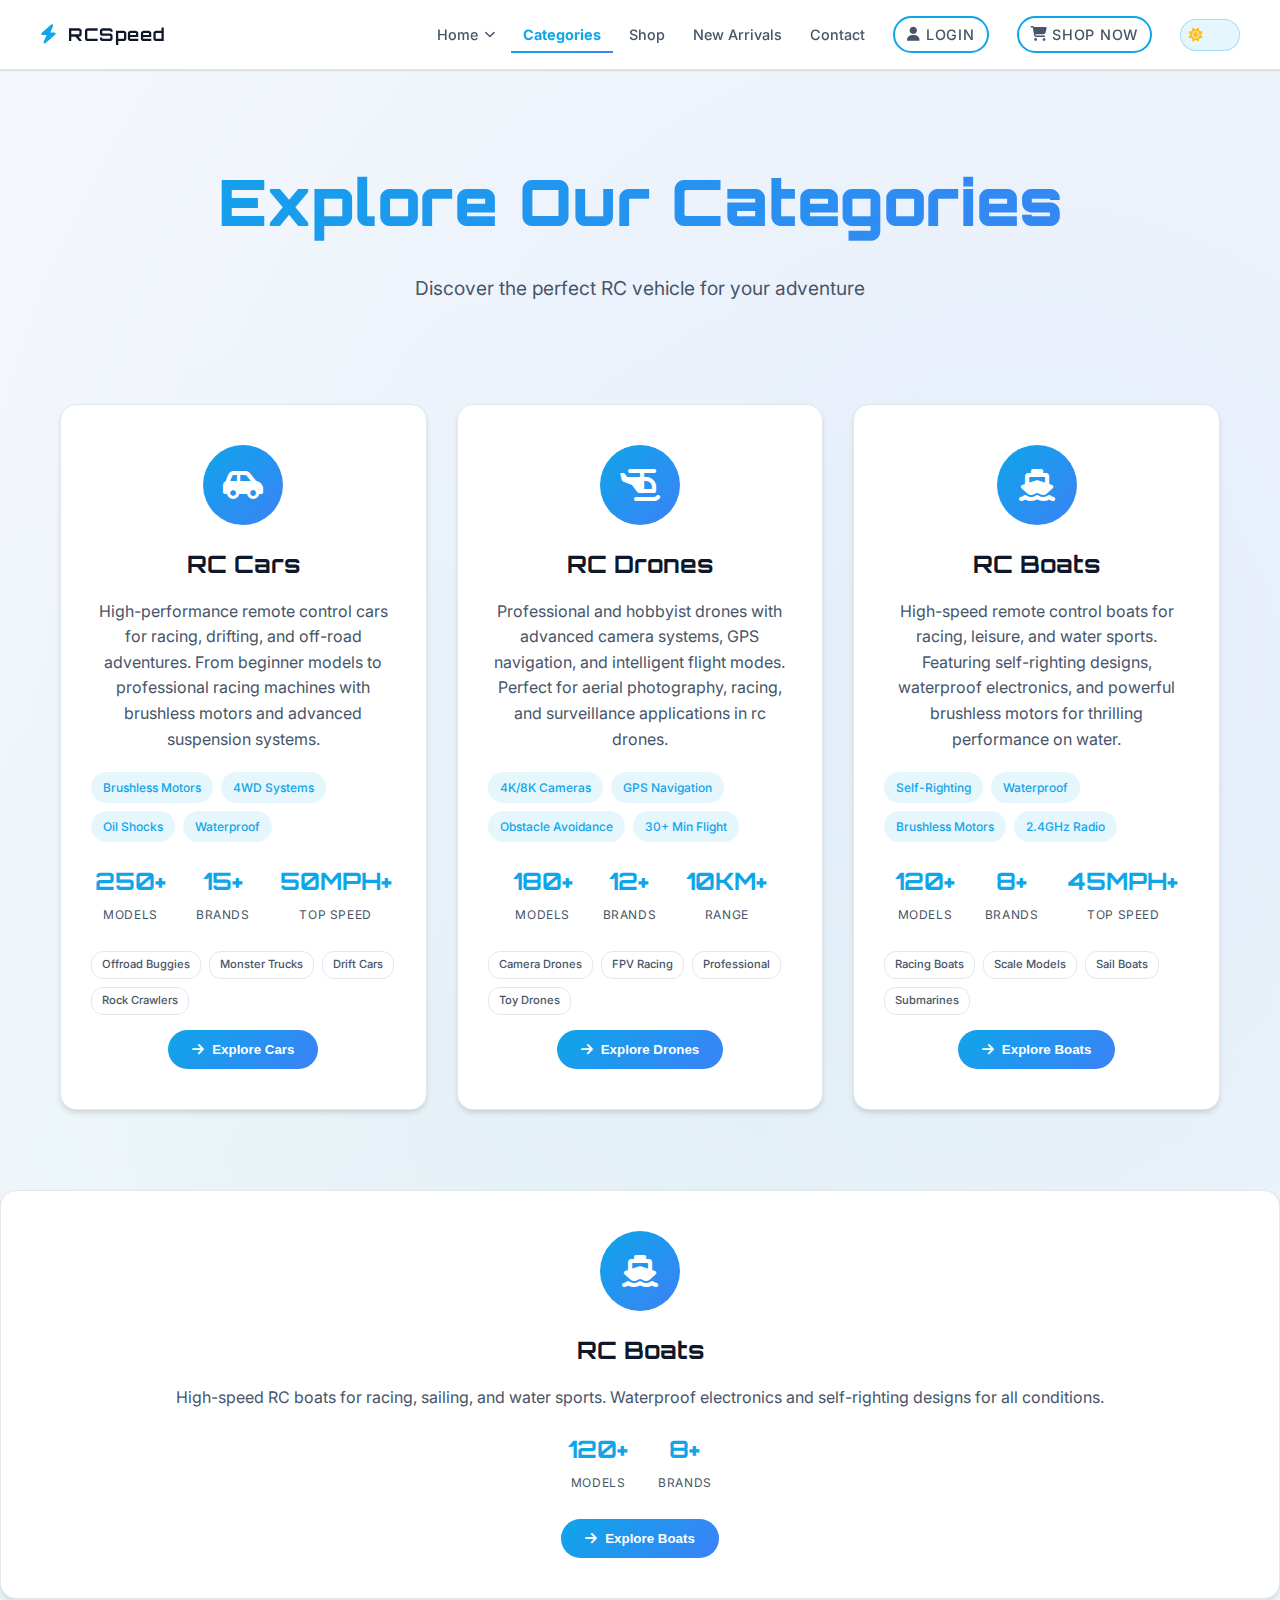
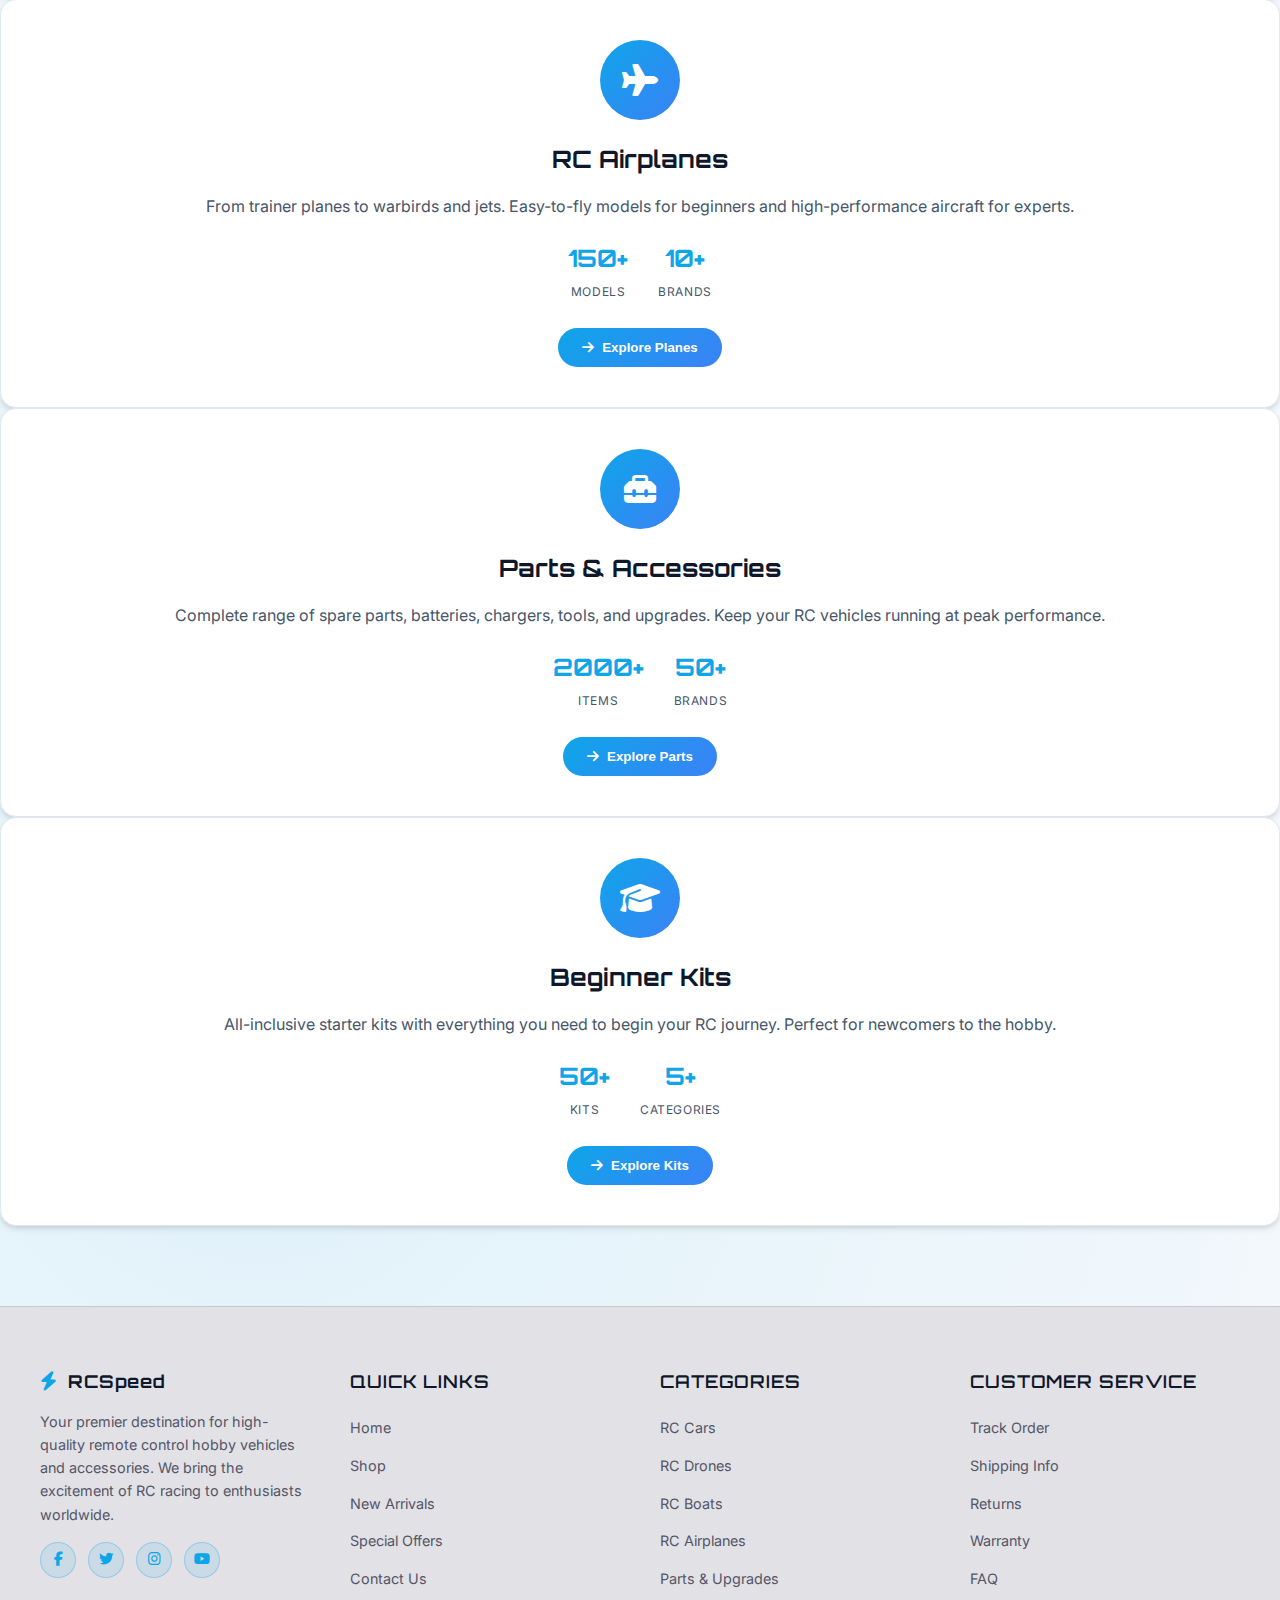
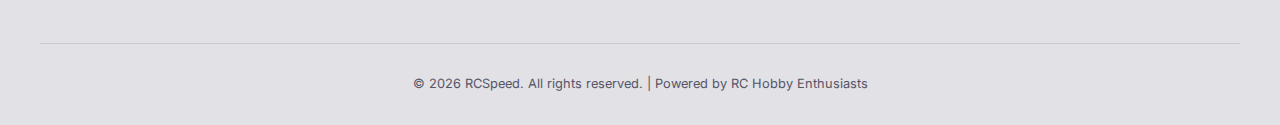
<file: categories.html>
<!DOCTYPE html>
<html lang="en">
<head>
    <meta charset="UTF-8">
    <meta name="viewport" content="width=device-width, initial-scale=1.0">
    <title>Categories | RCSpeed</title>
    <link rel="icon" type="image/png" href="assets/favicon.png">
    
    <!-- Fonts -->
    <link rel="preconnect" href="https://fonts.googleapis.com">
    <link rel="preconnect" href="https://fonts.gstatic.com" crossorigin>
    <link href="https://fonts.googleapis.com/css2?family=Orbitron:wght@400;600;700;900&family=Inter:wght@300;400;500;600;700&display=swap" rel="stylesheet">
    
    <!-- Icons -->
    <link rel="stylesheet" href="https://cdnjs.cloudflare.com/ajax/libs/font-awesome/6.4.0/css/all.min.css">
    <link rel="stylesheet" href="components/common-styles.css">
    
    <style>
        /* ========== COLOR PALETTE ========== */
        :root {
            --color-bg: #f8fafc;
            --color-light: #1e293b;
            --color-primary: #0ea5e9;
            --color-secondary: #0284c7;
            --text-primary: #0f172a;
            --text-secondary: #475569;
            --border-color: #e2e8f0;
            --card-bg: #ffffff;
            --gradient-primary: linear-gradient(135deg, #0ea5e9, #3b82f6);
            --gradient-secondary: linear-gradient(135deg, #f59e0b, #ef4444);
            --shadow-sm: 0 1px 2px 0 rgba(0, 0, 0, 0.05);
            --shadow-md: 0 4px 6px -1px rgba(0, 0, 0, 0.1), 0 2px 4px -1px rgba(0, 0, 0, 0.06);
            --shadow-lg: 0 10px 15px -3px rgba(0, 0, 0, 0.1), 0 4px 6px -2px rgba(0, 0, 0, 0.05);
            --shadow-xl: 0 20px 25px -5px rgba(0, 0, 0, 0.1), 0 10px 10px -5px rgba(0, 0, 0, 0.04);
        }

        /* Dark Mode Variables */
        [data-theme="dark"] {
            --color-bg: #020617;
            --color-light: #e5e7eb;
            --color-primary: #22d3ee;
            --color-secondary: #06b6d4;
            --text-primary: #f9fafb;
            --text-secondary: #9ca3af;
            --border-color: #374151;
            --card-bg: #111827;
        }

        /* ========== RESET & BASE ========== */
        * {
            margin: 0;
            padding: 0;
            box-sizing: border-box;
        }

        html {
            scroll-behavior: smooth;
        }

        body {
            font-family: 'Inter', sans-serif;
            background: var(--color-bg);
            color: var(--text-primary);
            line-height: 1.6;
            transition: all 0.3s ease;
            background-image: 
                radial-gradient(circle at 20% 80%, rgba(14, 165, 233, 0.1) 0%, transparent 50%),
                radial-gradient(circle at 80% 20%, rgba(59, 130, 246, 0.1) 0%, transparent 50%),
                radial-gradient(circle at 40% 40%, rgba(16, 185, 129, 0.05) 0%, transparent 50%);
        }

        /* ========== NAVIGATION ========== */
        .navbar {
            background: rgba(255, 255, 255, 0.95);
            backdrop-filter: blur(20px);
            border-bottom: 1px solid var(--border-color);
            box-shadow: var(--shadow-sm);
            position: sticky;
            top: 0;
            z-index: 1000;
            padding: 16px 20px;
            display: flex;
            align-items: center;
            justify-content: space-between;
            transition: all 0.3s ease;
        }

        .nav-brand {
            display: flex;
            align-items: center;
            gap: 10px;
            font-family: 'Orbitron', sans-serif;
            font-weight: 700;
            font-size: 1.1rem;
            letter-spacing: 0.05em;
            color: var(--text-primary);
        }

        .nav-brand-icon {
            width: 32px;
            height: 32px;
            border-radius: 50%;
            background: var(--gradient-primary);
            display: flex;
            align-items: center;
            justify-content: center;
            color: white;
            animation: pulseGlow 2s ease-in-out infinite;
        }

        @keyframes pulseGlow {
            0%, 100% { box-shadow: 0 0 20px rgba(14, 165, 233, 0.6); }
            50% { box-shadow: 0 0 30px rgba(14, 165, 233, 0.9); }
        }

        .nav-links {
            display: flex;
            align-items: center;
            gap: 28px;
            list-style: none;
        }

        .nav-links a {
            color: var(--text-secondary);
            font-weight: 500;
            transition: color 0.15s ease;
        }

        .nav-links a:hover {
            color: var(--color-primary);
        }

        .theme-toggle-container {
            display: flex;
            align-items: center;
        }

        .theme-toggle {
            background: rgba(14, 165, 233, 0.1);
            border: 1px solid rgba(14, 165, 233, 0.3);
            border-radius: 50px;
            padding: 8px 12px;
            cursor: pointer;
            display: flex;
            align-items: center;
            gap: 8px;
            transition: all 0.15s ease;
            position: relative;
            width: 60px;
            height: 32px;
        }

        .theme-toggle i {
            font-size: 14px;
            transition: all 0.15s ease;
            position: absolute;
        }

        #sunIcon {
            left: 8px;
            color: #fbbf24;
        }

        #moonIcon {
            right: 8px;
            color: #60a5fa;
        }

        /* ========== HERO SECTION ========== */
        .hero {
            padding: 80px 20px 60px;
            text-align: center;
            max-width: 1200px;
            margin: 0 auto;
        }

        .hero-title {
            font-family: 'Orbitron', sans-serif;
            font-size: clamp(2.5rem, 5vw, 4rem);
            font-weight: 900;
            margin-bottom: 20px;
            background: var(--gradient-primary);
            -webkit-background-clip: text;
            -webkit-text-fill-color: transparent;
            background-clip: text;
        }

        .hero-subtitle {
            font-size: 1.2rem;
            color: var(--text-secondary);
            margin-bottom: 40px;
        }

        /* ========== CATEGORIES GRID ========== */
        .categories-container {
            max-width: 1200px;
            margin: 0 auto;
            padding: 0 20px 80px;
        }

        .categories-grid {
            display: grid;
            grid-template-columns: repeat(3, 1fr);
            gap: 30px;
        }

        .category-card {
            background: var(--card-bg);
            border-radius: 16px;
            padding: 40px 30px;
            text-align: center;
            border: 1px solid var(--border-color);
            box-shadow: var(--shadow-md);
            transition: all 0.3s ease;
            cursor: pointer;
            position: relative;
            overflow: hidden;
        }

        .category-card::before {
            content: '';
            position: absolute;
            top: 0;
            left: 0;
            right: 0;
            height: 4px;
            background: var(--gradient-primary);
            transform: scaleX(0);
            transition: transform 0.3s ease;
        }

        .category-card:hover {
            transform: translateY(-10px);
            box-shadow: var(--shadow-xl);
        }

        .category-card:hover::before {
            transform: scaleX(1);
        }

        .category-icon {
            width: 80px;
            height: 80px;
            margin: 0 auto 20px;
            background: var(--gradient-primary);
            border-radius: 50%;
            display: flex;
            align-items: center;
            justify-content: center;
            font-size: 2rem;
            color: white;
            transition: transform 0.3s ease;
        }

        .category-card:hover .category-icon {
            transform: scale(1.1) rotate(5deg);
        }

        .category-title {
            font-family: 'Orbitron', sans-serif;
            font-size: 1.5rem;
            font-weight: 700;
            margin-bottom: 15px;
            color: var(--text-primary);
        }

        .category-description {
            color: var(--text-secondary);
            margin-bottom: 20px;
            line-height: 1.6;
        }

        .category-stats {
            display: flex;
            justify-content: center;
            gap: 30px;
            margin-bottom: 25px;
        }

        .stat {
            text-align: center;
        }

        .stat-number {
            font-size: 1.5rem;
            font-weight: 700;
            color: var(--color-primary);
            display: block;
        }

        .stat-label {
            font-size: 0.9rem;
            color: var(--text-secondary);
        }

        .category-btn {
            background: var(--gradient-primary);
            color: white;
            border: none;
            padding: 12px 24px;
            border-radius: 50px;
            font-weight: 600;
            cursor: pointer;
            transition: all 0.3s ease;
            display: inline-flex;
            align-items: center;
            gap: 8px;
        }

        .category-btn:hover {
            transform: translateY(-2px);
            box-shadow: var(--shadow-lg);
        }

        /* ========== FOOTER ========== */
        footer {
            background: var(--card-bg);
            border-top: 1px solid var(--border-color);
            padding: 60px 20px 30px;
            margin-top: 80px;
        }

        .footer-content {
            max-width: 1200px;
            margin: 0 auto;
        }

        .footer-grid {
            display: grid;
            grid-template-columns: repeat(auto-fit, minmax(250px, 1fr));
            gap: 40px;
            margin-bottom: 40px;
        }

        .footer-section h3 {
            font-family: 'Orbitron', sans-serif;
            font-size: 1.1rem;
            font-weight: 600;
            color: var(--text-primary);
            margin-bottom: 20px;
        }

        .footer-section p {
            color: var(--text-secondary);
            font-size: 0.9rem;
            line-height: 1.6;
        }

        .footer-section ul {
            list-style: none;
        }

        .footer-section ul li {
            margin-bottom: 12px;
        }

        .footer-section ul li a {
            color: var(--text-secondary);
            text-decoration: none;
            transition: color 0.3s ease;
        }

        .footer-section ul li a:hover {
            color: var(--color-primary);
        }

        .footer-bottom {
            text-align: center;
            padding-top: 30px;
            border-top: 1px solid var(--border-color);
        }

        .footer-copyright {
            font-size: 0.8rem;
            color: var(--text-secondary);
        }

        /* ========== RESPONSIVE ========== */
        @media (max-width: 768px) {
            .nav-links {
                position: fixed;
                top: 73px;
                left: 0;
                right: 0;
                background: var(--card-bg);
                backdrop-filter: blur(20px);
                flex-direction: column;
                padding: 20px;
                gap: 20px;
                border-bottom: 1px solid var(--border-color);
                transform: translateY(-100%);
                opacity: 0;
                pointer-events: none;
                transition: all 0.15s ease;
                z-index: 999;
                box-shadow: var(--shadow-lg);
            }

            .nav-links.active {
                transform: translateY(0);
                opacity: 1;
                pointer-events: all;
            }

            .menu-toggle {
                display: flex;
            }

            .navbar {
                background: rgba(255, 255, 255, 0.95);
                backdrop-filter: blur(20px);
            }

            [data-theme="dark"] .navbar {
                background: rgba(2, 6, 23, 0.95);
            }

            .categories-grid {
                grid-template-columns: 1fr;
                gap: 20px;
            }
            
            .category-stats {
                gap: 20px;
            }
        }
    </style>
</head>
<body>
    <!-- Common Header -->
    <div id="header-container"></div>
    
    <!-- Hero Section -->
    <section class="hero">
        <h1 class="hero-title">Explore Our Categories</h1>
        <p class="hero-subtitle">Discover the perfect RC vehicle for your adventure</p>
    </section>

    <!-- Categories Grid -->
    <div class="categories-container">
        <div class="categories-grid">
            <!-- RC Cars Category -->
            <div class="category-card">
                <div class="category-icon">
                    <i class="fa-solid fa-car-side"></i>
                </div>
                <h2 class="category-title">RC Cars</h2>
                <p class="category-description">High-performance remote control cars for racing, drifting, and off-road adventures. From beginner models to professional racing machines with brushless motors and advanced suspension systems.</p>
                <div class="category-features">
                    <span class="feature">Brushless Motors</span>
                    <span class="feature">4WD Systems</span>
                    <span class="feature">Oil Shocks</span>
                    <span class="feature">Waterproof</span>
                </div>
                <div class="category-stats">
                    <div class="stat">
                        <span class="stat-number">250+</span>
                        <span class="stat-label">Models</span>
                    </div>
                    <div class="stat">
                        <span class="stat-number">15+</span>
                        <span class="stat-label">Brands</span>
                    </div>
                    <div class="stat">
                        <span class="stat-number">50MPH+</span>
                        <span class="stat-label">Top Speed</span>
                    </div>
                </div>
                <div class="subcategory-list">
                    <span class="subcategory">Offroad Buggies</span>
                    <span class="subcategory">Monster Trucks</span>
                    <span class="subcategory">Drift Cars</span>
                    <span class="subcategory">Rock Crawlers</span>
                </div>
                <button class="category-btn">
                    <i class="fa-solid fa-arrow-right"></i>
                    Explore Cars
                </button>
            </div>

            <!-- RC Drones Category -->
            <div class="category-card">
                <div class="category-icon">
                    <i class="fa-solid fa-helicopter"></i>
                </div>
                <h2 class="category-title">RC Drones</h2>
                <p class="category-description">Professional and hobbyist drones with advanced camera systems, GPS navigation, and intelligent flight modes. Perfect for aerial photography, racing, and surveillance applications in rc drones.</p>
                <div class="category-features">
                    <span class="feature">4K/8K Cameras</span>
                    <span class="feature">GPS Navigation</span>
                    <span class="feature">Obstacle Avoidance</span>
                    <span class="feature">30+ Min Flight</span>
                </div>
                <div class="category-stats">
                    <div class="stat">
                        <span class="stat-number">180+</span>
                        <span class="stat-label">Models</span>
                    </div>
                    <div class="stat">
                        <span class="stat-number">12+</span>
                        <span class="stat-label">Brands</span>
                    </div>
                    <div class="stat">
                        <span class="stat-number">10KM+</span>
                        <span class="stat-label">Range</span>
                    </div>
                </div>
                <div class="subcategory-list">
                    <span class="subcategory">Camera Drones</span>
                    <span class="subcategory">FPV Racing</span>
                    <span class="subcategory">Professional</span>
                    <span class="subcategory">Toy Drones</span>
                </div>
                <button class="category-btn">
                    <i class="fa-solid fa-arrow-right"></i>
                    Explore Drones
                </button>
            </div>

            <!-- RC Boats Category -->
            <div class="category-card">
                <div class="category-icon">
                    <i class="fa-solid fa-ship"></i>
                </div>
                <h2 class="category-title">RC Boats</h2>
                <p class="category-description">High-speed remote control boats for racing, leisure, and water sports. Featuring self-righting designs, waterproof electronics, and powerful brushless motors for thrilling performance on water.</p>
                <div class="category-features">
                    <span class="feature">Self-Righting</span>
                    <span class="feature">Waterproof</span>
                    <span class="feature">Brushless Motors</span>
                    <span class="feature">2.4GHz Radio</span>
                </div>
                <div class="category-stats">
                    <div class="stat">
                        <span class="stat-number">120+</span>
                        <span class="stat-label">Models</span>
                    </div>
                    <div class="stat">
                        <span class="stat-number">8+</span>
                        <span class="stat-label">Brands</span>
                    </div>
                    <div class="stat">
                        <span class="stat-number">45MPH+</span>
                        <span class="stat-label">Top Speed</span>
                    </div>
                </div>
                <div class="subcategory-list">
                    <span class="subcategory">Racing Boats</span>
                    <span class="subcategory">Scale Models</span>
                    <span class="subcategory">Sail Boats</span>
                    <span class="subcategory">Submarines</span>
                </div>
                <button class="category-btn">
                    <i class="fa-solid fa-arrow-right"></i>
                    Explore Boats
                </button>
            </div>
                </div>
                
            </div>

            <!-- RC Boats Category -->
            <div class="category-card">
                <div class="category-icon">
                    <i class="fa-solid fa-ship"></i>
                </div>
                <h2 class="category-title">RC Boats</h2>
                <p class="category-description">High-speed RC boats for racing, sailing, and water sports. Waterproof electronics and self-righting designs for all conditions.</p>
                <div class="category-stats">
                    <div class="stat">
                        <span class="stat-number">120+</span>
                        <span class="stat-label">Models</span>
                    </div>
                    <div class="stat">
                        <span class="stat-number">8+</span>
                        <span class="stat-label">Brands</span>
                    </div>
                </div>
                <button class="category-btn">
                    <i class="fa-solid fa-arrow-right"></i>
                    Explore Boats
                </button>
            </div>

            <!-- RC Airplanes Category -->
            <div class="category-card">
                <div class="category-icon">
                    <i class="fa-solid fa-plane"></i>
                </div>
                <h2 class="category-title">RC Airplanes</h2>
                <p class="category-description">From trainer planes to warbirds and jets. Easy-to-fly models for beginners and high-performance aircraft for experts.</p>
                <div class="category-stats">
                    <div class="stat">
                        <span class="stat-number">150+</span>
                        <span class="stat-label">Models</span>
                    </div>
                    <div class="stat">
                        <span class="stat-number">10+</span>
                        <span class="stat-label">Brands</span>
                    </div>
                </div>
                <button class="category-btn">
                    <i class="fa-solid fa-arrow-right"></i>
                    Explore Planes
                </button>
            </div>

            <!-- Parts & Accessories Category -->
            <div class="category-card">
                <div class="category-icon">
                    <i class="fa-solid fa-toolbox"></i>
                </div>
                <h2 class="category-title">Parts & Accessories</h2>
                <p class="category-description">Complete range of spare parts, batteries, chargers, tools, and upgrades. Keep your RC vehicles running at peak performance.</p>
                <div class="category-stats">
                    <div class="stat">
                        <span class="stat-number">2000+</span>
                        <span class="stat-label">Items</span>
                    </div>
                    <div class="stat">
                        <span class="stat-number">50+</span>
                        <span class="stat-label">Brands</span>
                    </div>
                </div>
                <button class="category-btn">
                    <i class="fa-solid fa-arrow-right"></i>
                    Explore Parts
                </button>
            </div>

            <!-- Beginner Kits Category -->
            <div class="category-card">
                <div class="category-icon">
                    <i class="fa-solid fa-graduation-cap"></i>
                </div>
                <h2 class="category-title">Beginner Kits</h2>
                <p class="category-description">All-inclusive starter kits with everything you need to begin your RC journey. Perfect for newcomers to the hobby.</p>
                <div class="category-stats">
                    <div class="stat">
                        <span class="stat-number">50+</span>
                        <span class="stat-label">Kits</span>
                    </div>
                    <div class="stat">
                        <span class="stat-number">5+</span>
                        <span class="stat-label">Categories</span>
                    </div>
                </div>
                <button class="category-btn">
                    <i class="fa-solid fa-arrow-right"></i>
                    Explore Kits
                </button>
            </div>
        </div>
    </div>

    <!-- Common Footer -->
    <div id="footer-container"></div>

    <!-- Common Scripts -->
    <script src="components/common-scripts.js"></script>
    <script>
        // Load header and footer components
        fetch('components/header.html')
            .then(response => response.text())
            .then(html => document.getElementById('header-container').innerHTML = html);

        fetch('components/footer.html')
            .then(response => response.text())
            .then(html => document.getElementById('footer-container').innerHTML = html);
    </script>
    <!-- Load Common Components -->
    <script>
        // Load footer component
        fetch('components/footer.html')
            .then(response => response.text())
            .then(html => document.getElementById('footer-container').innerHTML = html);
    </script>
</body>
</html>
</file>
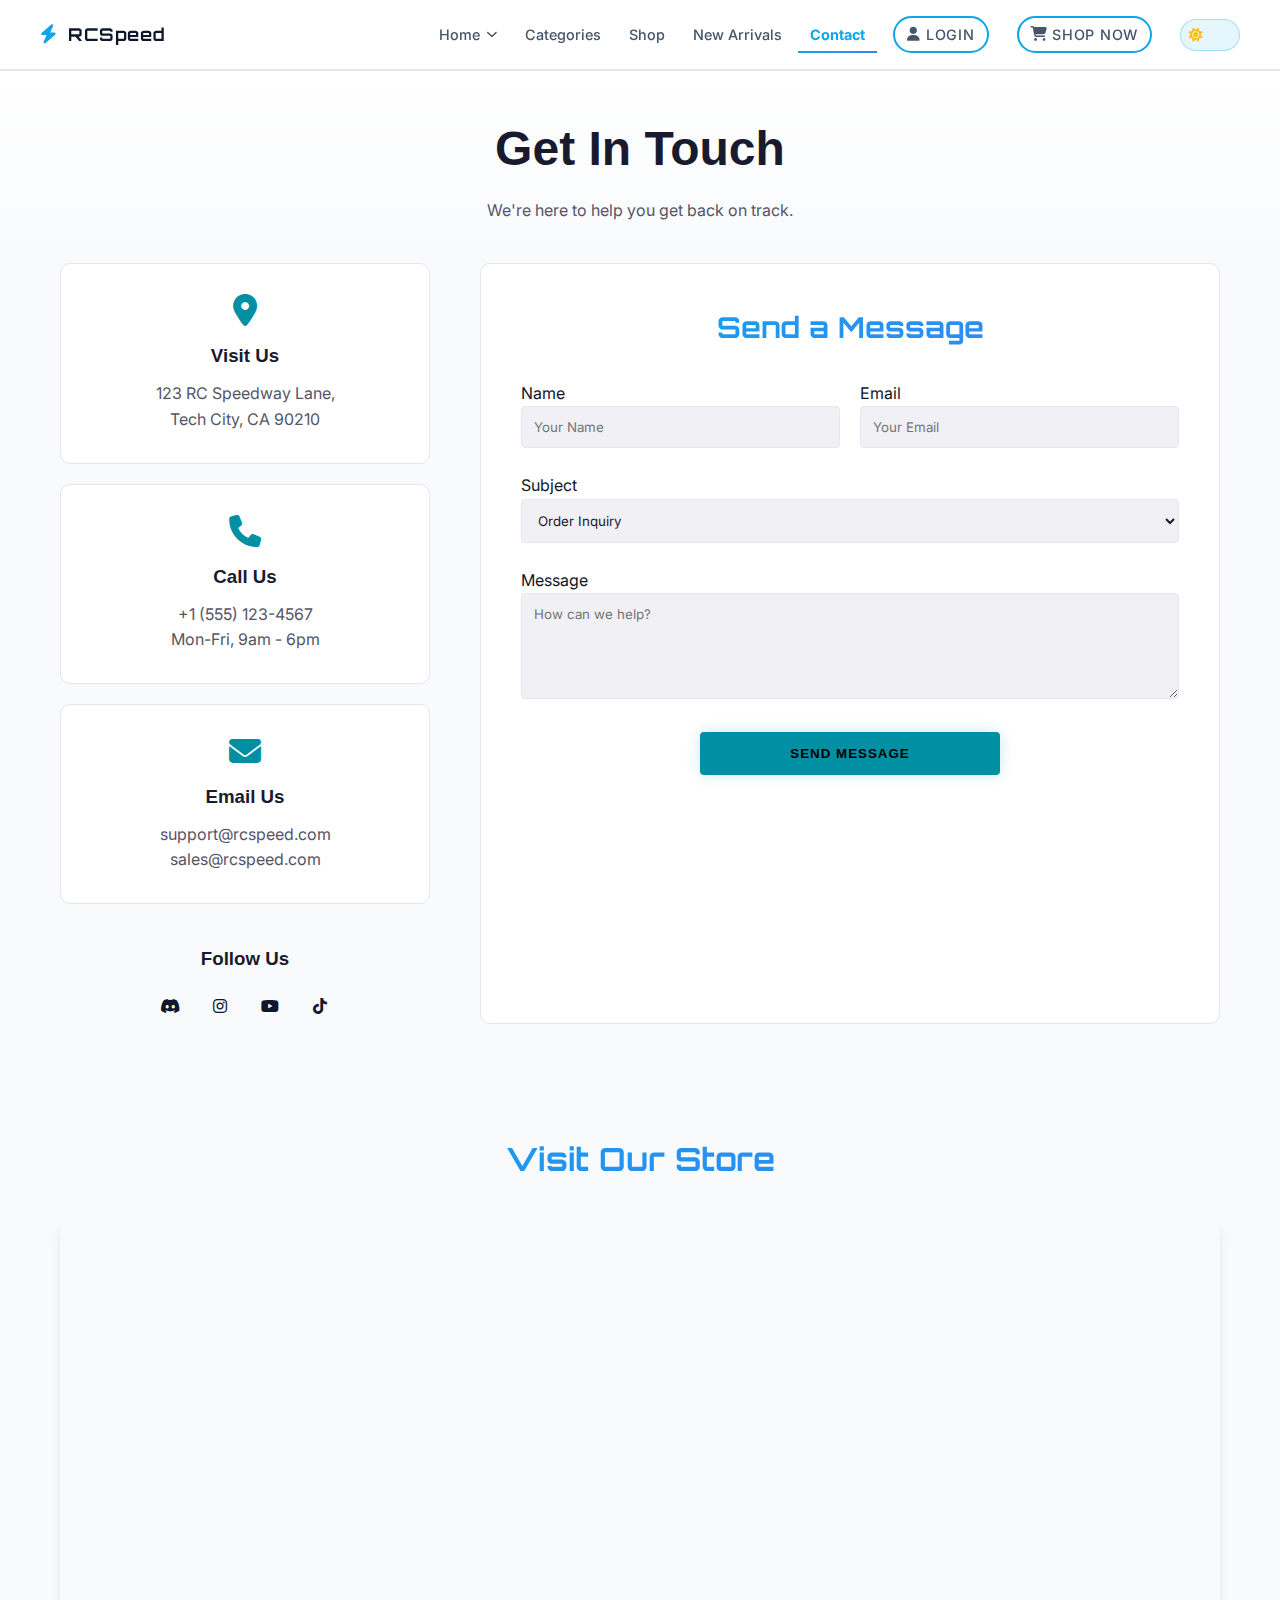
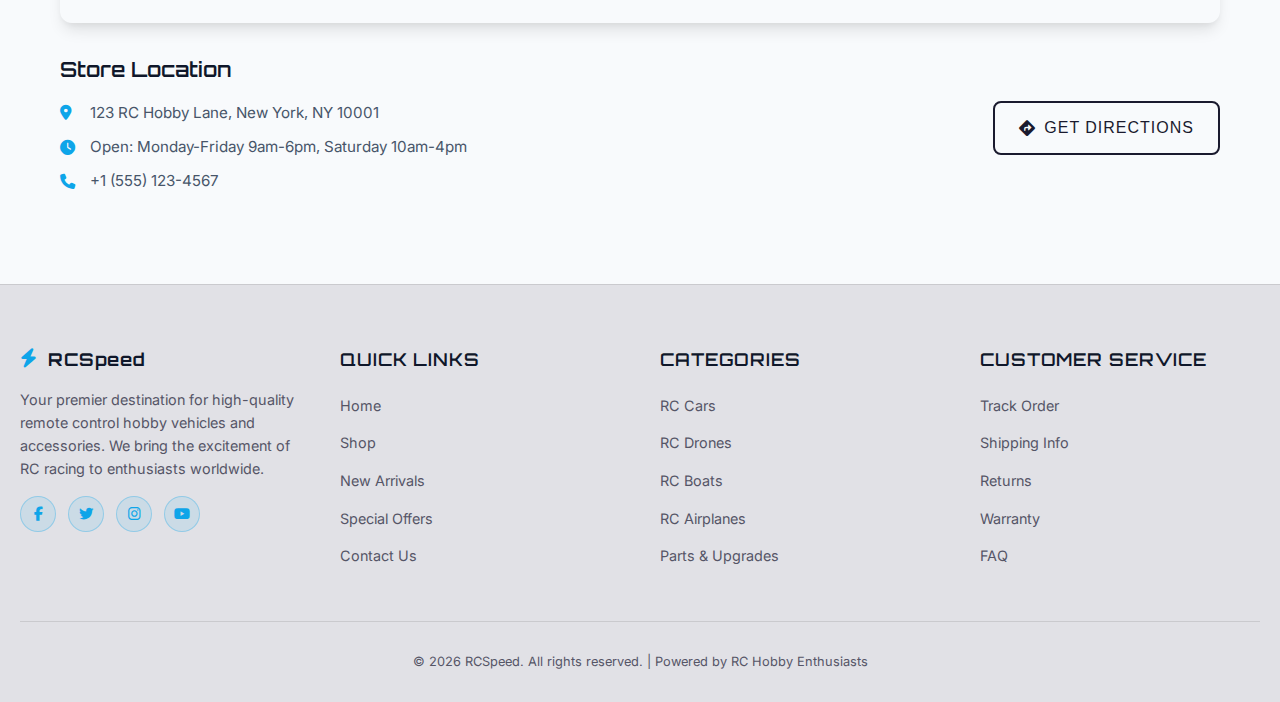
<file: contact.html>
<!DOCTYPE html>
<html lang="en">

<head>
    <meta charset="UTF-8">
    <meta name="viewport" content="width=device-width, initial-scale=1.0">
    <title>Contact Us | RCSpeed</title>
    <link rel="stylesheet" href="styles.css">
    <link rel="icon" type="image/png" href="assets/favicon.png">

    <style>
        /* Contact Page Specific Styles */
        .shop-header {
            margin-top: 0 !important;
            padding: 40px 0;
        }

        /* Map Section Styles */
        .map-section {
            grid-column: 1 / -1;
            margin-top: 60px;
        }

        .map-section h2 {
            font-family: 'Orbitron', sans-serif;
            font-size: 2rem;
            font-weight: 700;
            margin-bottom: 30px;
            text-align: center;
            background: var(--gradient-primary);
            -webkit-background-clip: text;
            -webkit-text-fill-color: transparent;
            background-clip: text;
        }

        /* Contact Form Wrapper Styles */
        .contact-form-wrapper h2 {
            font-family: 'Orbitron', sans-serif;
            font-size: 1.8rem;
            font-weight: 700;
            margin-bottom: 30px;
            text-align: center;
            background: var(--gradient-primary);
            -webkit-background-clip: text;
            -webkit-text-fill-color: transparent;
            background-clip: text;
        }

        .map-container {
            border-radius: 12px;
            overflow: hidden;
            box-shadow: var(--shadow-lg);
            margin-bottom: 30px;
        }

        .map-container iframe {
            width: 100%;
            height: 400px;
            border: none;
        }

        .map-info {
            display: grid;
            grid-template-columns: 2fr 1fr;
            gap: 30px;
            align-items: center;
        }

        .address-details h3 {
            font-family: 'Orbitron', sans-serif;
            font-size: 1.3rem;
            font-weight: 600;
            margin-bottom: 15px;
            color: var(--text-primary);
        }

        .address-details p {
            display: flex;
            align-items: center;
            gap: 10px;
            margin-bottom: 10px;
            color: var(--text-secondary);
            font-size: 0.95rem;
        }

        .address-details i {
            color: var(--color-primary);
            width: 20px;
        }

        .directions {
            text-align: right;
        }

        .directions .btn {
            display: inline-flex;
            align-items: center;
            gap: 8px;
            padding: 12px 24px;
            border-radius: 8px;
            text-decoration: none;
            font-weight: 500;
            transition: all 0.3s ease;
        }

        .directions .btn:hover {
            transform: translateY(-2px);
            box-shadow: var(--shadow-md);
        }

        /* Contact Form Button Styles */
        .contact-form .btn-primary {
            display: flex;
            justify-content: center;
            width: 100%;
            max-width: 300px;
            margin: 0 auto;
        }
        @media (max-width: 768px) {
            .map-section {
                margin-top: 40px;
            }

            .map-section h2 {
                font-size: 1.5rem;
            }

            .map-container iframe {
                height: 300px;
            }

            .map-info {
                grid-template-columns: 1fr;
                gap: 20px;
                text-align: center;
            }

            .directions {
                text-align: center;
            }

            .address-details p {
                justify-content: center;
            }
        }

        @media (max-width: 480px) {
            .map-container iframe {
                height: 250px;
            }

            .directions .btn {
                width: 100%;
                justify-content: center;
            }
        }
    </style>

    <!-- Fonts -->
    <link rel="preconnect" href="https://fonts.googleapis.com">
    <link rel="preconnect" href="https://fonts.gstatic.com" crossorigin>
    <link
        href="https://fonts.googleapis.com/css2?family=Orbitron:wght@400;600;700;900&family=Inter:wght@300;400;500;600;700&display=swap"
        rel="stylesheet">

    <!-- Icons -->
    <link rel="stylesheet" href="https://cdnjs.cloudflare.com/ajax/libs/font-awesome/6.4.0/css/all.min.css">
    <link rel="stylesheet" href="components/common-styles.css">
</head>

<body>
    <!-- Common Header -->
    <div id="header-container"></div>
    
    

    <!-- Contact Header -->
    <header class="shop-header">
        <div class="container">
            <h1>Get In Touch</h1>
            <p>We're here to help you get back on track.</p>
        </div>
    </header>

    <!-- Contact Content -->
    <section class="container contact-section">
        <div class="contact-grid">
            <!-- Contact Info -->
            <div class="contact-info">
                <div class="info-card">
                    <i class="fa-solid fa-location-dot"></i>
                    <h3>Visit Us</h3>
                    <p>123 RC Speedway Lane,<br>Tech City, CA 90210</p>
                </div>
                <div class="info-card">
                    <i class="fa-solid fa-phone"></i>
                    <h3>Call Us</h3>
                    <p>+1 (555) 123-4567<br>Mon-Fri, 9am - 6pm</p>
                </div>
                <div class="info-card">
                    <i class="fa-solid fa-envelope"></i>
                    <h3>Email Us</h3>
                    <p>support@rcspeed.com<br>sales@rcspeed.com</p>
                </div>

                <div class="social-connect">
                    <h3>Follow Us</h3>
                    <div class="socials">
                        <a href="#"><i class="fa-brands fa-discord"></i></a>
                        <a href="#"><i class="fa-brands fa-instagram"></i></a>
                        <a href="#"><i class="fa-brands fa-youtube"></i></a>
                        <a href="#"><i class="fa-brands fa-tiktok"></i></a>
                    </div>
                </div>
            </div>

            <!-- Contact Form -->
            <div class="contact-form-wrapper">
                <h2>Send a Message</h2>
                <form class="contact-form">
                    <div class="form-row">
                        <div class="form-group">
                            <label>Name</label>
                            <input type="text" placeholder="Your Name" required>
                        </div>
                        <div class="form-group">
                            <label>Email</label>
                            <input type="email" placeholder="Your Email" required>
                        </div>
                    </div>
                    <div class="form-group">
                        <label>Subject</label>
                        <select>
                            <option>Order Inquiry</option>
                            <option>Technical Support</option>
                            <option>Product Question</option>
                            <option>Other</option>
                        </select>
                    </div>
                    <div class="form-group">
                        <label>Message</label>
                        <textarea rows="5" placeholder="How can we help?" required></textarea>
                    </div>
                    <button type="submit" class="btn btn-primary">Send Message</button>
                </form>
            </div>

            <!-- Location Map -->
            <div class="map-section">
                <h2>Visit Our Store</h2>
                <div class="map-container">
                    <iframe 
                        src="https://www.google.com/maps/embed?pb=!1m18!1m12!1m3!1d3024.221990129087!2d-74.00594168459418!3d40.71278367933032!2m3!1f0!2f0!3f0!3m2!1i1024!2i768!4f13.1!3m3!1m2!1s0x89c25a316bb4b1b7%3A0x4b5c5b5b5b5b5b5b!2sNew%20York%2C%20NY%2C%20USA!5e0!3m2!1sen!2sus!4v1234567890"
                        width="100%" 
                        height="400" 
                        style="border:0; border-radius: 12px;" 
                        allowfullscreen="" 
                        loading="lazy">
                    </iframe>
                </div>
                <div class="map-info">
                    <div class="address-details">
                        <h3>Store Location</h3>
                        <p><i class="fa-solid fa-location-dot"></i> 123 RC Hobby Lane, New York, NY 10001</p>
                        <p><i class="fa-solid fa-clock"></i> Open: Monday-Friday 9am-6pm, Saturday 10am-4pm</p>
                        <p><i class="fa-solid fa-phone"></i> +1 (555) 123-4567</p>
                    </div>
                    <div class="directions">
                        <a href="https://maps.google.com/?q=123+RC+Hobby+Lane+New+York+NY+10001" target="_blank" class="btn btn-secondary">
                            <i class="fa-solid fa-directions"></i> Get Directions
                        </a>
                    </div>
                </div>
            </div>
        </div>
    </section>

    <!-- Common Footer -->
    <div id="footer-container"></div>

    <!-- Scroll to Top Button -->
    <button class="scroll-top" id="scrollTop" onclick="window.scrollTo({top: 0, behavior: 'smooth'})">
        <i class="fa-solid fa-arrow-up"></i>
    </button>

    <!-- Common Scripts -->
    <script src="components/common-scripts.js"></script>

    <!-- Load Common Components -->
    <script>
        // Load header and footer components
        fetch('components/header.html')
            .then(response => response.text())
            .then(html => document.getElementById('header-container').innerHTML = html);

        fetch('components/footer.html')
            .then(response => response.text())
            .then(html => document.getElementById('footer-container').innerHTML = html);
    </script>

    <script>
        // Mobile Menu Toggle
        const menuToggle = document.getElementById('menuToggle');
        const navLinks = document.getElementById('navLinks');

        if (menuToggle && navLinks) {
            menuToggle.addEventListener('click', () => {
                menuToggle.classList.toggle('active');
                navLinks.classList.toggle('active');
            });

            // Close menu when clicking a link
            navLinks.querySelectorAll('a, button').forEach(item => {
                item.addEventListener('click', () => {
                    if (window.innerWidth <= 768) {
                        menuToggle.classList.remove('active');
                        navLinks.classList.remove('active');
                    }
                });
            });
        }

        // Theme Toggle Functionality
        const themeToggle = document.getElementById('themeToggle');
        const sunIcon = document.getElementById('sunIcon');
        const moonIcon = document.getElementById('moonIcon');
        const html = document.documentElement;

        // Check for saved theme preference or default to light mode
        const currentTheme = localStorage.getItem('theme') || 'light';
        html.setAttribute('data-theme', currentTheme);
        updateThemeIcon(currentTheme);

        themeToggle.addEventListener('click', () => {
            const currentTheme = html.getAttribute('data-theme');
            const newTheme = currentTheme === 'light' ? 'dark' : 'light';

            html.setAttribute('data-theme', newTheme);
            localStorage.setItem('theme', newTheme);
            updateThemeIcon(newTheme);
        });

        function updateThemeIcon(theme) {
            if (theme === 'dark') {
                sunIcon.style.opacity = '0';
                moonIcon.style.opacity = '1';
            } else {
                sunIcon.style.opacity = '1';
                moonIcon.style.opacity = '0';
            }
        }

        // Smooth Scroll Function
        function scrollToSection(id) {
            const element = document.getElementById(id);
            if (element) {
                const offset = 80;
                const elementPosition = element.getBoundingClientRect().top;
                const offsetPosition = elementPosition + window.pageYOffset - offset;

                window.scrollTo({
                    top: offsetPosition,
                    behavior: 'smooth'
                });
            }
        }
        window.scrollToSection = scrollToSection;

        // Filter Products Function
        function filterProducts(category) {
            scrollToSection('products');
            // This function can be extended to filter products by category
            // For now, it just scrolls to products section
            console.log('Filtering by category:', category);
        }
        window.filterProducts = filterProducts;

        // 3D Tilt Effect on Hero Panel
        const heroPanel = document.getElementById('heroPanel');
        const heroPanelInner = document.getElementById('heroPanelInner');

        if (heroPanel && heroPanelInner) {
            let isHovering = false;

            heroPanel.addEventListener('mouseenter', () => {
                isHovering = true;
            });

            heroPanel.addEventListener('mouseleave', () => {
                isHovering = false;
                heroPanelInner.style.transform = 'rotateX(0deg) rotateY(0deg)';
            });

            heroPanel.addEventListener('mousemove', (e) => {
                if (!isHovering) return;

                const rect = heroPanel.getBoundingClientRect();
                const x = e.clientX - rect.left;
                const y = e.clientY - rect.top;

                const centerX = rect.width / 2;
                const centerY = rect.height / 2;

                const rotateX = (y - centerY) / 20;
                const rotateY = (centerX - x) / 20;

                heroPanelInner.style.transform = `perspective(1200px) rotateX(${rotateX}deg) rotateY(${rotateY}deg)`;
            });

            // Mobile device orientation (optional)
            if (window.DeviceOrientationEvent) {
                window.addEventListener('deviceorientation', (e) => {
                    if (!isHovering && window.innerWidth <= 968) {
                        const beta = e.beta || 0;
                        const gamma = e.gamma || 0;
                        const rotateX = Math.max(Math.min(beta / 10, 10), -10);
                        const rotateY = Math.max(Math.min(gamma / 10, 10), -10);
                        heroPanelInner.style.transform = `perspective(1200px) rotateX(${rotateX}deg) rotateY(${rotateY}deg)`;
                    }
                });
            }
        }

        // Scroll Reveal Animation
        const revealElements = document.querySelectorAll('.js-reveal');

        // Make elements visible immediately
        revealElements.forEach(element => {
            element.classList.add('visible');
        });

        // Optional: Keep scroll reveal for future dynamic content
        const revealObserver = new IntersectionObserver((entries) => {
            entries.forEach(entry => {
                if (entry.isIntersecting) {
                    entry.target.classList.add('visible');
                    revealObserver.unobserve(entry.target);
                }
            });
        }, {
            threshold: 0.1,
            rootMargin: '0px 0px -50px 0px'
        });

        revealElements.forEach(element => {
            revealObserver.observe(element);
        });

        // Scroll to Top Button
        const scrollTopBtn = document.getElementById('scrollTop');

        window.addEventListener('scroll', () => {
            if (window.scrollY > 300) {
                scrollTopBtn.classList.add('visible');
            } else {
                scrollTopBtn.classList.remove('visible');
            }
        });

        // Prevent default on anchor clicks for smooth scroll
        document.querySelectorAll('a[href^="#"]').forEach(anchor => {
            anchor.addEventListener('click', function (e) {
                const href = this.getAttribute('href');
                if (href !== '#' && href !== '#home') {
                    e.preventDefault();
                    const targetId = href.substring(1);
                    scrollToSection(targetId);
                }
            });
        });
    </script>
</body>

</html>
</file>
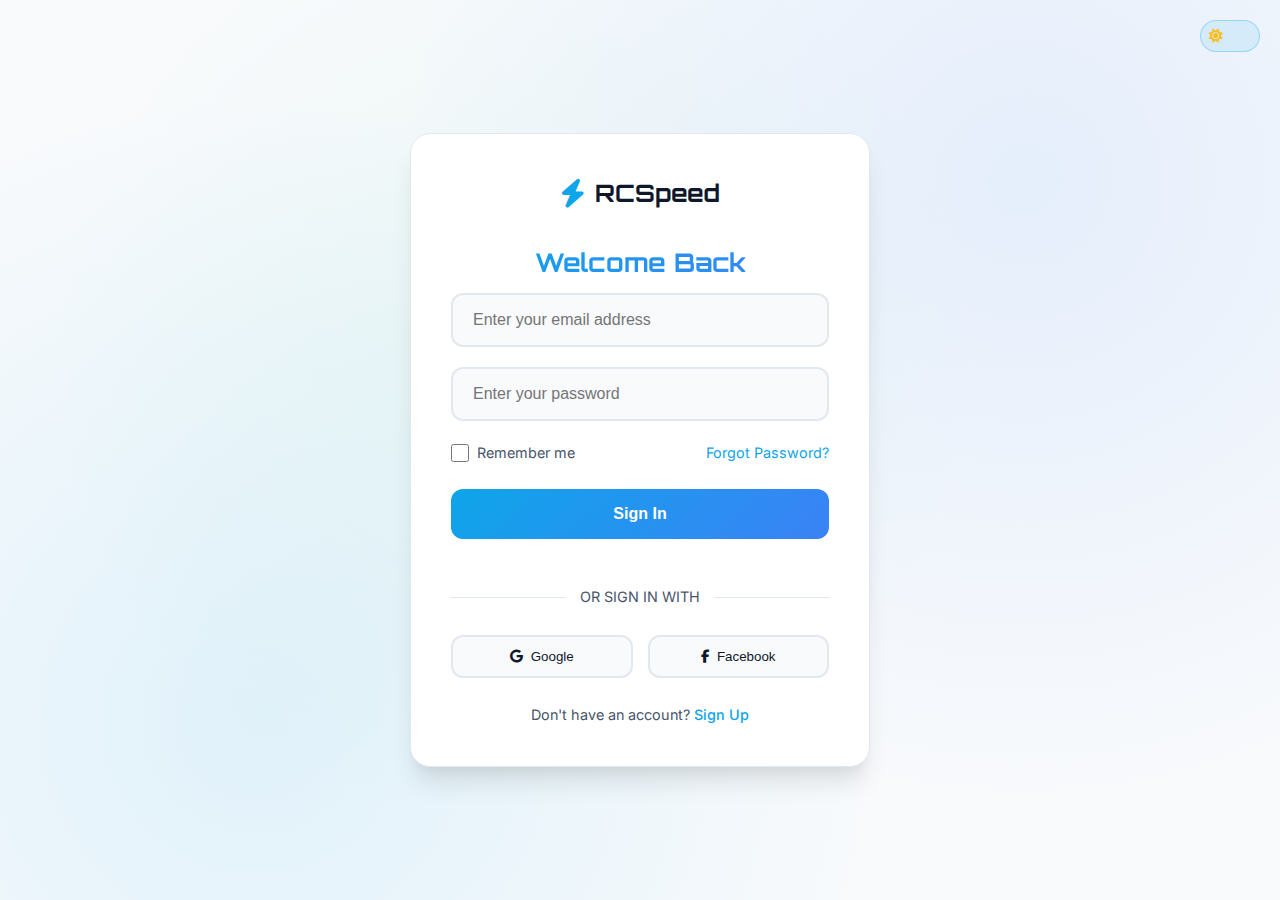
<file: login.html>
<!DOCTYPE html>
<html lang="en">
<head>
    <meta charset="UTF-8">
    <meta name="viewport" content="width=device-width, initial-scale=1.0">
    <title>Login | RCSpeed</title>
    <link rel="icon" type="image/png" href="assets/favicon.png">
    
    <!-- Fonts -->
    <link rel="preconnect" href="https://fonts.googleapis.com">
    <link rel="preconnect" href="https://fonts.gstatic.com" crossorigin>
    <link href="https://fonts.googleapis.com/css2?family=Orbitron:wght@400;600;700;900&family=Inter:wght@300;400;500;600;700&display=swap" rel="stylesheet">
    
    <!-- Icons -->
    <link rel="stylesheet" href="https://cdnjs.cloudflare.com/ajax/libs/font-awesome/6.4.0/css/all.min.css">
    <link rel="stylesheet" href="components/common-styles.css">
    
    <style>
        /* ========== COLOR PALETTE ========== */
        :root {
            --color-bg: #f8fafc;
            --color-light: #1e293b;
            --color-primary: #0ea5e9;
            --color-secondary: #0284c7;
            --text-primary: #0f172a;
            --text-secondary: #475569;
            --border-color: #e2e8f0;
            --card-bg: #ffffff;
            --gradient-primary: linear-gradient(135deg, #0ea5e9, #3b82f6);
            --gradient-secondary: linear-gradient(135deg, #f59e0b, #ef4444);
            --shadow-sm: 0 1px 2px 0 rgba(0, 0, 0, 0.05);
            --shadow-md: 0 4px 6px -1px rgba(0, 0, 0, 0.1), 0 2px 4px -1px rgba(0, 0, 0, 0.06);
            --shadow-lg: 0 10px 15px -3px rgba(0, 0, 0, 0.1), 0 4px 6px -2px rgba(0, 0, 0, 0.05);
            --shadow-xl: 0 20px 25px -5px rgba(0, 0, 0, 0.1), 0 10px 10px -5px rgba(0, 0, 0, 0.04);
        }

        /* Dark Mode Variables */
        [data-theme="dark"] {
            --color-bg: #020617;
            --color-light: #e5e7eb;
            --color-primary: #22d3ee;
            --color-secondary: #06b6d4;
            --text-primary: #f9fafb;
            --text-secondary: #9ca3af;
            --border-color: #374151;
            --card-bg: #111827;
        }

        /* ========== RESET & BASE ========== */
        * {
            margin: 0;
            padding: 0;
            box-sizing: border-box;
        }

        html {
            scroll-behavior: smooth;
        }

        body {
            font-family: 'Inter', sans-serif;
            background: var(--color-bg);
            color: var(--text-primary);
            line-height: 1.6;
            transition: all 0.3s ease;
            background-image: 
                radial-gradient(circle at 20% 80%, rgba(14, 165, 233, 0.1) 0%, transparent 50%),
                radial-gradient(circle at 80% 20%, rgba(59, 130, 246, 0.1) 0%, transparent 50%),
                radial-gradient(circle at 40% 40%, rgba(16, 185, 129, 0.05) 0%, transparent 50%);
            min-height: 100vh;
            display: flex;
            align-items: center;
            justify-content: center;
        }

        /* ========== AUTH SECTION ========== */
        .auth-section {
            width: 100%;
            max-width: 500px;
            padding: 20px;
        }

        .auth-container {
            background: var(--card-bg);
            border-radius: 20px;
            box-shadow: var(--shadow-xl);
            border: 1px solid var(--border-color);
            overflow: hidden;
        }

        .auth-content {
            padding: 40px;
            text-align: center;
        }

        .logo-auth {
            display: inline-flex;
            align-items: center;
            gap: 10px;
            font-family: 'Orbitron', sans-serif;
            font-weight: 700;
            font-size: 1.5rem;
            color: var(--text-primary);
            text-decoration: none;
            margin-bottom: 30px;
        }

        .logo-auth i {
            color: var(--color-primary);
            font-size: 1.8rem;
        }

        .auth-title {
            font-family: 'Orbitron', sans-serif;
            font-size: 1.6rem;
            font-weight: 700;
            margin-bottom: 10px;
            background: var(--gradient-primary);
            -webkit-background-clip: text;
            -webkit-text-fill-color: transparent;
            background-clip: text;
        }

        .auth-subtitle {
            color: var(--text-secondary);
            margin-bottom: 30px;
            font-size: 1rem;
        }

        /* ========== FORM STYLES ========== */
        .auth-form {
            text-align: left;
        }

        .form-group {
            margin-bottom: 20px;
        }

        .input-wrapper {
            position: relative;
        }

        .input-wrapper input {
            width: 100%;
            padding: 16px 20px;
            border: 2px solid var(--border-color);
            border-radius: 12px;
            font-size: 1rem;
            background: var(--color-bg);
            color: var(--text-primary);
            transition: all 0.3s ease;
            outline: none;
        }

        .input-wrapper input:focus {
            border-color: var(--color-primary);
            box-shadow: 0 0 0 3px rgba(14, 165, 233, 0.1);
        }

        .input-wrapper label {
            position: absolute;
            left: 20px;
            top: 50%;
            transform: translateY(-50%);
            color: var(--text-secondary);
            font-size: 1rem;
            pointer-events: none;
            transition: all 0.3s ease;
            background: var(--card-bg);
            padding: 0 8px;
            z-index: 1;
            border-radius: 4px;
            max-width: calc(100% - 40px);
            white-space: nowrap;
            overflow: hidden;
            text-overflow: ellipsis;
        }

        .input-wrapper input:focus + label,
        .input-wrapper input:not(:placeholder-shown) + label {
            top: 0;
            font-size: 0.8rem;
            color: var(--color-primary);
            background: var(--card-bg);
            z-index: 2;
            border-radius: 4px;
            max-width: calc(100% - 40px);
            white-space: nowrap;
            overflow: hidden;
            text-overflow: ellipsis;
        }

        .form-options {
            display: flex;
            justify-content: space-between;
            align-items: center;
            margin-bottom: 25px;
        }

        .checkbox-container {
            display: flex;
            align-items: center;
            gap: 8px;
            cursor: pointer;
            color: var(--text-secondary);
            font-size: 0.9rem;
        }

        .checkbox-container input[type="checkbox"] {
            width: 18px;
            height: 18px;
            accent-color: var(--color-primary);
        }

        .forgot-password {
            color: var(--color-primary);
            text-decoration: none;
            font-size: 0.9rem;
            transition: color 0.3s ease;
        }

        .forgot-password:hover {
            color: var(--color-secondary);
        }

        .auth-btn {
            width: 100%;
            padding: 16px;
            background: var(--gradient-primary);
            color: white;
            border: none;
            border-radius: 12px;
            font-size: 1rem;
            font-weight: 600;
            cursor: pointer;
            transition: all 0.3s ease;
            margin-bottom: 20px;
        }

        .auth-btn:hover {
            transform: translateY(-2px);
            box-shadow: var(--shadow-lg);
        }

        .auth-separator {
            position: relative;
            text-align: center;
            margin: 25px 0;
        }

        .auth-separator span {
            background: var(--card-bg);
            padding: 0 15px;
            color: var(--text-secondary);
            font-size: 0.9rem;
            position: relative;
            z-index: 2;
        }

        .auth-separator::before {
            content: '';
            position: absolute;
            top: 50%;
            left: 0;
            right: 0;
            height: 1px;
            background: var(--border-color);
        }

        .social-row {
            display: flex;
            gap: 15px;
            margin-bottom: 25px;
        }

        .auth-social-btn {
            flex: 1;
            padding: 12px;
            border: 2px solid var(--border-color);
            border-radius: 12px;
            background: var(--color-bg);
            color: var(--text-primary);
            font-weight: 500;
            cursor: pointer;
            transition: all 0.3s ease;
            display: flex;
            align-items: center;
            justify-content: center;
            gap: 8px;
        }

        .auth-social-btn:hover {
            border-color: var(--color-primary);
            color: var(--color-primary);
            transform: translateY(-2px);
        }

        .auth-footer {
            color: var(--text-secondary);
            font-size: 0.9rem;
        }

        .auth-footer a {
            color: var(--color-primary);
            text-decoration: none;
            font-weight: 500;
        }

        .auth-footer a:hover {
            color: var(--color-secondary);
        }

        /* ========== THEME TOGGLE ========== */
        .theme-toggle-container {
            position: fixed;
            top: 20px;
            right: 20px;
            z-index: 1000;
        }

        .theme-toggle {
            background: rgba(14, 165, 233, 0.1);
            border: 1px solid rgba(14, 165, 233, 0.3);
            border-radius: 50px;
            padding: 8px 12px;
            cursor: pointer;
            display: flex;
            align-items: center;
            gap: 8px;
            transition: all 0.15s ease;
            position: relative;
            width: 60px;
            height: 32px;
        }

        .theme-toggle i {
            font-size: 14px;
            transition: all 0.15s ease;
            position: absolute;
        }

        #sunIcon {
            left: 8px;
            color: #fbbf24;
        }

        #moonIcon {
            right: 8px;
            color: #60a5fa;
        }

        /* ========== RESPONSIVE ========== */
        @media (max-width: 640px) {
            .auth-content {
                padding: 30px 20px;
            }
            
            .social-row {
                flex-direction: column;
            }
        }
    </style>
</head>
<body>
    <!-- Theme Toggle -->
    <div class="theme-toggle-container">
        <button class="theme-toggle" id="themeToggle" aria-label="Toggle theme">
            <i class="fa-solid fa-sun" id="sunIcon"></i>
            <i class="fa-solid fa-moon" id="moonIcon"></i>
        </button>
    </div>

    <!-- Auth Section -->
    <section class="auth-section">
        <div class="auth-container">
            <div class="auth-content">
                <a href="index.html" class="logo-auth">
                    <i class="fa-solid fa-bolt"></i>
                    <span>RCSpeed</span>
                </a>

                <h1 class="auth-title">Welcome Back</h1>
               
                <!-- Login Form -->
                <form class="auth-form">
                    <div class="form-group">
                        <div class="input-wrapper">
                            <input type="email" id="email" placeholder="Enter your email address" required>
                            
                        </div>
                    </div>

                    <div class="form-group">
                        <div class="input-wrapper">
                            <input type="password" id="password" placeholder="Enter your password" required>
                           
                        </div>
                    </div>

                    <div class="form-options">
                        <label class="checkbox-container">
                            <input type="checkbox">
                            Remember me
                        </label>
                        <a href="#" class="forgot-password">Forgot Password?</a>
                    </div>

                    <button type="submit" class="auth-btn">Sign In</button>

                    <div class="auth-separator">
                        <span>OR SIGN IN WITH</span>
                    </div>

                    <div class="social-row">
                        <button type="button" class="auth-social-btn">
                            <i class="fa-brands fa-google"></i>
                            <span>Google</span>
                        </button>
                        <button type="button" class="auth-social-btn">
                            <i class="fa-brands fa-facebook-f"></i>
                            <span>Facebook</span>
                        </button>
                    </div>
                </form>

                <p class="auth-footer">
                    Don't have an account? <a href="signup.html">Sign Up</a>
                </p>
            </div>
        </section>

        <script>
            // Theme Toggle Functionality
            const themeToggle = document.getElementById('themeToggle');
            const sunIcon = document.getElementById('sunIcon');
            const moonIcon = document.getElementById('moonIcon');
            const html = document.documentElement;

            // Check for saved theme preference or default to light mode
            const currentTheme = localStorage.getItem('theme') || 'light';
            html.setAttribute('data-theme', currentTheme);
            updateThemeIcon(currentTheme);

            themeToggle.addEventListener('click', () => {
                const currentTheme = html.getAttribute('data-theme');
                const newTheme = currentTheme === 'light' ? 'dark' : 'light';
                
                html.setAttribute('data-theme', newTheme);
                localStorage.setItem('theme', newTheme);
                updateThemeIcon(newTheme);
            });

            function updateThemeIcon(theme) {
                if (theme === 'dark') {
                    sunIcon.style.opacity = '0';
                    moonIcon.style.opacity = '1';
                } else {
                    sunIcon.style.opacity = '1';
                    moonIcon.style.opacity = '0';
                }
            }

            // Form submission
            document.querySelector('.auth-form').addEventListener('submit', function(e) {
                e.preventDefault();
                
                const email = document.getElementById('email').value;
                const password = document.getElementById('password').value;
                
                // Basic validation
                if (!email || !password) {
                    alert('Please fill in all fields');
                    return;
                }
                
                // Form is valid, proceed with login
                console.log('Login successful!');
                // Add your login logic here
            });
        </script>
        
        <!-- Common Scripts -->
        <script src="components/common-scripts.js"></script>
    </body>
</html>
</file>
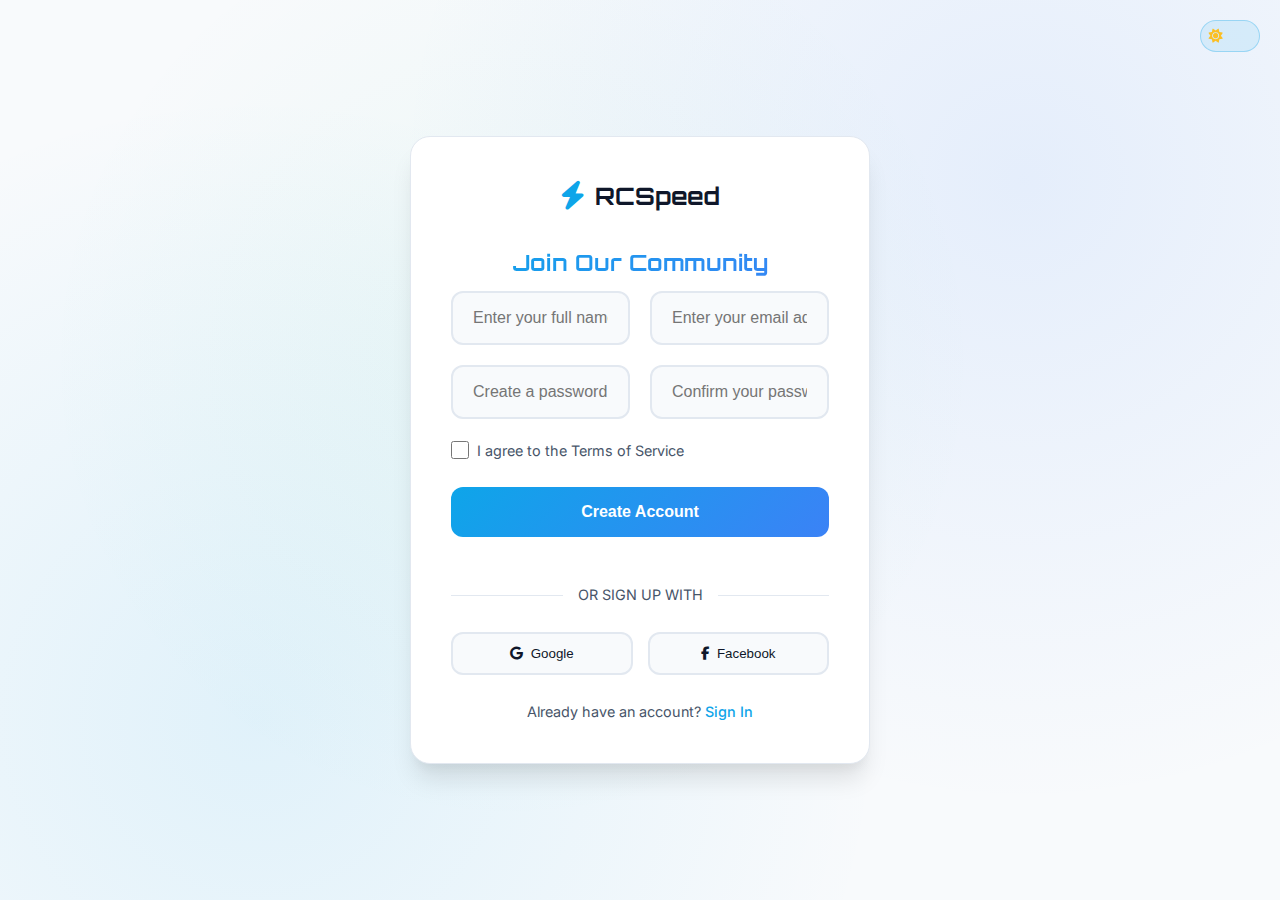
<file: signup.html>
<!DOCTYPE html>
<html lang="en">
<head>
    <meta charset="UTF-8">
    <meta name="viewport" content="width=device-width, initial-scale=1.0">
    <title>Sign Up | RCSpeed</title>
    <link rel="icon" type="image/png" href="assets/favicon.png">
    
    <!-- Fonts -->
    <link rel="preconnect" href="https://fonts.googleapis.com">
    <link rel="preconnect" href="https://fonts.gstatic.com" crossorigin>
    <link href="https://fonts.googleapis.com/css2?family=Orbitron:wght@400;600;700;900&family=Inter:wght@300;400;500;600;700&display=swap" rel="stylesheet">
    
    <!-- Icons -->
    <link rel="stylesheet" href="https://cdnjs.cloudflare.com/ajax/libs/font-awesome/6.4.0/css/all.min.css">
    <link rel="stylesheet" href="components/common-styles.css">
    
    <style>
        /* ========== COLOR PALETTE ========== */
        :root {
            --color-bg: #f8fafc;
            --color-light: #1e293b;
            --color-primary: #0ea5e9;
            --color-secondary: #0284c7;
            --text-primary: #0f172a;
            --text-secondary: #475569;
            --border-color: #e2e8f0;
            --card-bg: #ffffff;
            --gradient-primary: linear-gradient(135deg, #0ea5e9, #3b82f6);
            --gradient-secondary: linear-gradient(135deg, #f59e0b, #ef4444);
            --shadow-sm: 0 1px 2px 0 rgba(0, 0, 0, 0.05);
            --shadow-md: 0 4px 6px -1px rgba(0, 0, 0, 0.1), 0 2px 4px -1px rgba(0, 0, 0, 0.06);
            --shadow-lg: 0 10px 15px -3px rgba(0, 0, 0, 0.1), 0 4px 6px -2px rgba(0, 0, 0, 0.05);
            --shadow-xl: 0 20px 25px -5px rgba(0, 0, 0, 0.1), 0 10px 10px -5px rgba(0, 0, 0, 0.04);
        }

        /* Dark Mode Variables */
        [data-theme="dark"] {
            --color-bg: #020617;
            --color-light: #e5e7eb;
            --color-primary: #22d3ee;
            --color-secondary: #06b6d4;
            --text-primary: #f9fafb;
            --text-secondary: #9ca3af;
            --border-color: #374151;
            --card-bg: #111827;
        }

        /* ========== RESET & BASE ========== */
        * {
            margin: 0;
            padding: 0;
            box-sizing: border-box;
        }

        html {
            scroll-behavior: smooth;
        }

        body {
            font-family: 'Inter', sans-serif;
            background: var(--color-bg);
            color: var(--text-primary);
            line-height: 1.6;
            transition: all 0.3s ease;
            background-image: 
                radial-gradient(circle at 20% 80%, rgba(14, 165, 233, 0.1) 0%, transparent 50%),
                radial-gradient(circle at 80% 20%, rgba(59, 130, 246, 0.1) 0%, transparent 50%),
                radial-gradient(circle at 40% 40%, rgba(16, 185, 129, 0.05) 0%, transparent 50%);
            min-height: 100vh;
            display: flex;
            align-items: center;
            justify-content: center;
        }

        /* ========== AUTH SECTION ========== */
        .auth-section {
            width: 100%;
            max-width: 500px;
            padding: 20px;
        }

        .auth-container {
            background: var(--card-bg);
            border-radius: 20px;
            box-shadow: var(--shadow-xl);
            border: 1px solid var(--border-color);
            overflow: hidden;
        }

        .auth-content {
            padding: 40px;
            text-align: center;
        }

        .logo-auth {
            display: inline-flex;
            align-items: center;
            gap: 10px;
            font-family: 'Orbitron', sans-serif;
            font-weight: 700;
            font-size: 1.5rem;
            color: var(--text-primary);
            text-decoration: none;
            margin-bottom: 30px;
        }

        .logo-auth i {
            color: var(--color-primary);
            font-size: 1.8rem;
        }

        .auth-title {
            font-family: 'Orbitron', sans-serif;
            font-size: 1.4rem;
            font-weight: 700;
            margin-bottom: 10px;
            background: var(--gradient-primary);
            -webkit-background-clip: text;
            -webkit-text-fill-color: transparent;
            background-clip: text;
        }

        .auth-subtitle {
            color: var(--text-secondary);
            margin-bottom: 30px;
            font-size: 1rem;
        }

        /* ========== FORM STYLES ========== */
        .auth-form {
            text-align: left;
        }

        .form-row {
            display: flex;
            gap: 20px;
            margin-bottom: 20px;
        }

        .form-group {
            flex: 1;
        }

        .input-wrapper {
            position: relative;
        }

        .input-wrapper input {
            width: 100%;
            padding: 16px 20px;
            border: 2px solid var(--border-color);
            border-radius: 12px;
            font-size: 1rem;
            background: var(--color-bg);
            color: var(--text-primary);
            transition: all 0.3s ease;
            outline: none;
        }

        .input-wrapper input:focus {
            border-color: var(--color-primary);
            box-shadow: 0 0 0 3px rgba(14, 165, 233, 0.1);
        }

        .input-wrapper label {
            position: absolute;
            left: 20px;
            top: 50%;
            transform: translateY(-50%);
            color: var(--text-secondary);
            font-size: 1rem;
            pointer-events: none;
            transition: all 0.3s ease;
            background: var(--card-bg);
            padding: 0 8px;
            z-index: 1;
        }

        .input-wrapper input:focus + label,
        .input-wrapper input:not(:placeholder-shown) + label {
            top: 0;
            font-size: 0.8rem;
            color: var(--color-primary);
            background: var(--card-bg);
            z-index: 2;
        }

        .form-options {
            display: flex;
            justify-content: space-between;
            align-items: center;
            margin-bottom: 25px;
        }

        .checkbox-container {
            display: flex;
            align-items: center;
            gap: 8px;
            cursor: pointer;
            color: var(--text-secondary);
            font-size: 0.9rem;
        }

        .checkbox-container input[type="checkbox"] {
            width: 18px;
            height: 18px;
            accent-color: var(--color-primary);
        }

        .forgot-password {
            color: var(--color-primary);
            text-decoration: none;
            font-size: 0.9rem;
            transition: color 0.3s ease;
        }

        .forgot-password:hover {
            color: var(--color-secondary);
        }

        .auth-btn {
            width: 100%;
            padding: 16px;
            background: var(--gradient-primary);
            color: white;
            border: none;
            border-radius: 12px;
            font-size: 1rem;
            font-weight: 600;
            cursor: pointer;
            transition: all 0.3s ease;
            margin-bottom: 20px;
        }

        .auth-btn:hover {
            transform: translateY(-2px);
            box-shadow: var(--shadow-lg);
        }

        .auth-separator {
            position: relative;
            text-align: center;
            margin: 25px 0;
        }

        .auth-separator span {
            background: var(--card-bg);
            padding: 0 15px;
            color: var(--text-secondary);
            font-size: 0.9rem;
            position: relative;
            z-index: 2;
        }

        .auth-separator::before {
            content: '';
            position: absolute;
            top: 50%;
            left: 0;
            right: 0;
            height: 1px;
            background: var(--border-color);
        }

        .social-row {
            display: flex;
            gap: 15px;
            margin-bottom: 25px;
        }

        .auth-social-btn {
            flex: 1;
            padding: 12px;
            background: var(--color-bg);
            border: 2px solid var(--border-color);
            border-radius: 12px;
            color: var(--text-primary);
            font-weight: 500;
            cursor: pointer;
            transition: all 0.3s ease;
            display: flex;
            align-items: center;
            justify-content: center;
            gap: 8px;
        }

        .auth-social-btn:hover {
            border-color: var(--color-primary);
            color: var(--color-primary);
            transform: translateY(-2px);
        }

        .auth-footer {
            color: var(--text-secondary);
            font-size: 0.9rem;
        }

        .auth-footer a {
            color: var(--color-primary);
            text-decoration: none;
            font-weight: 500;
        }

        .auth-footer a:hover {
            color: var(--color-secondary);
        }

        /* ========== THEME TOGGLE ========== */
        .theme-toggle-container {
            position: fixed;
            top: 20px;
            right: 20px;
            z-index: 1000;
        }

        .theme-toggle {
            background: rgba(14, 165, 233, 0.1);
            border: 1px solid rgba(14, 165, 233, 0.3);
            border-radius: 50px;
            padding: 8px 12px;
            cursor: pointer;
            display: flex;
            align-items: center;
            gap: 8px;
            transition: all 0.15s ease;
            position: relative;
            width: 60px;
            height: 32px;
        }

        .theme-toggle i {
            font-size: 14px;
            transition: all 0.15s ease;
            position: absolute;
        }

        #sunIcon {
            left: 8px;
            color: #fbbf24;
        }

        #moonIcon {
            right: 8px;
            color: #60a5fa;
        }

        /* ========== RESPONSIVE ========== */
        @media (max-width: 640px) {
            .form-row {
                flex-direction: column;
                gap: 0;
            }
            
            .auth-content {
                padding: 30px 20px;
            }
            
            .social-row {
                flex-direction: column;
            }
        }
    </style>
</head>
<body>
    <!-- Theme Toggle -->
    <div class="theme-toggle-container">
        <button class="theme-toggle" id="themeToggle" aria-label="Toggle theme">
            <i class="fa-solid fa-sun" id="sunIcon"></i>
            <i class="fa-solid fa-moon" id="moonIcon"></i>
        </button>
    </div>

    <!-- Auth Section -->
    <section class="auth-section">
        <div class="auth-container">
            <div class="auth-content">
                <a href="index.html" class="logo-auth">
                    <i class="fa-solid fa-bolt"></i>
                    <span>RCSpeed</span>
                </a>

                <h1 class="auth-title">Join Our Community</h1>
                
                <!-- Signup Form -->
                <form class="auth-form">
                    <!-- Name and Email in one row -->
                    <div class="form-row">
                        <div class="form-group">
                            <div class="input-wrapper">
                                <input type="text" id="fullname" placeholder="Enter your full name" required>
                                 </div>
                        </div>
                        <div class="form-group">
                            <div class="input-wrapper">
                                <input type="email" id="email" placeholder="Enter your email address" required>
                                </div>
                        </div>
                    </div>

                    <!-- Password and Confirm Password in one row -->
                    <div class="form-row">
                        <div class="form-group">
                            <div class="input-wrapper">
                                <input type="password" id="password" placeholder="Create a password" required>
                               </div>
                        </div>
                        <div class="form-group">
                            <div class="input-wrapper">
                                <input type="password" id="confirm-password" placeholder="Confirm your password" required>
                                </div>
                        </div>
                    </div>

                    <div class="form-options">
                        <label class="checkbox-container">
                            <input type="checkbox" required>
                            I agree to the Terms of Service
                        </label>
                    </div>

                    <button type="submit" class="auth-btn">Create Account</button>

                    <div class="auth-separator">
                        <span>OR SIGN UP WITH</span>
                    </div>

                    <div class="social-row">
                        <button type="button" class="auth-social-btn">
                            <i class="fa-brands fa-google"></i>
                            <span>Google</span>
                        </button>
                        <button type="button" class="auth-social-btn">
                            <i class="fa-brands fa-facebook-f"></i>
                            <span>Facebook</span>
                        </button>
                    </div>
                </form>

                <p class="auth-footer">
                    Already have an account? <a href="login.html">Sign In</a>
                </p>
            </div>
        </div>
    </section>

    <script>
        // Theme Toggle Functionality
        const themeToggle = document.getElementById('themeToggle');
        const sunIcon = document.getElementById('sunIcon');
        const moonIcon = document.getElementById('moonIcon');
        const html = document.documentElement;

        // Check for saved theme preference or default to light mode
        const currentTheme = localStorage.getItem('theme') || 'light';
        html.setAttribute('data-theme', currentTheme);
        updateThemeIcon(currentTheme);

        themeToggle.addEventListener('click', () => {
            const currentTheme = html.getAttribute('data-theme');
            const newTheme = currentTheme === 'light' ? 'dark' : 'light';
            
            html.setAttribute('data-theme', newTheme);
            localStorage.setItem('theme', newTheme);
            updateThemeIcon(newTheme);
        });

        function updateThemeIcon(theme) {
            if (theme === 'dark') {
                sunIcon.style.opacity = '0';
                moonIcon.style.opacity = '1';
            } else {
                sunIcon.style.opacity = '1';
                moonIcon.style.opacity = '0';
            }
        }

        // Form validation
        document.querySelector('.auth-form').addEventListener('submit', function(e) {
            e.preventDefault();
            
            const password = document.getElementById('password').value;
            const confirmPassword = document.getElementById('confirm-password').value;
            
            if (password !== confirmPassword) {
                alert('Passwords do not match!');
                return;
            }
            
            if (password.length < 8) {
                alert('Password must be at least 8 characters long!');
                return;
            }
            
            // Form is valid, proceed with signup
            console.log('Signup successful!');
            // Add your signup logic here
            alert('Account created successfully!');
        });

        // Password confirmation validation
        document.getElementById('confirm-password').addEventListener('input', function() {
            const password = document.getElementById('password').value;
            const confirmPassword = this.value;
            
            if (password !== confirmPassword && confirmPassword.length > 0) {
                this.style.borderColor = '#ef4444';
            } else {
                this.style.borderColor = '';
            }
        });
    </script>
    
    <!-- Common Scripts -->
    <script src="components/common-scripts.js"></script>
</body>
</html>
</file>
<file: components/common-styles.css>
/* ========== COMMON STYLES FOR ALL PAGES ========== */

/* ========== COLOR PALETTE ========== */
:root {
    --color-bg: #f8fafc;
    /* Light Background */
    --color-primary: #0ea5e9;
    /* Electric Cyan - Primary/Accent */
    --color-light: #1e293b;
    /* Dark Text - Text/Cards */
    --color-secondary: #0284c7;
    --text-primary: #0f172a;
    --text-secondary: #475569;
    --border-color: #e2e8f0;
    --card-bg: #ffffff;
    --gradient-primary: linear-gradient(135deg, #0ea5e9, #3b82f6);
    --gradient-secondary: linear-gradient(135deg, #f59e0b, #ef4444);
    --shadow-sm: 0 1px 2px 0 rgba(0, 0, 0, 0.05);
    --shadow-md: 0 4px 6px -1px rgba(0, 0, 0, 0.1), 0 2px 4px -1px rgba(0, 0, 0, 0.06);
    --shadow-lg: 0 10px 15px -3px rgba(0, 0, 0, 0.1), 0 4px 6px -2px rgba(0, 0, 0, 0.05);
    --shadow-xl: 0 20px 25px -5px rgba(0, 0, 0, 0.1), 0 10px 10px -5px rgba(0, 0, 0, 0.04);
}

/* Dark Mode Variables */
[data-theme="dark"] {
    --color-bg: #020617;
    --color-light: #e5e7eb;
    --color-primary: #22d3ee;
    --color-secondary: #06b6d4;
    --text-primary: #f9fafb;
    --text-secondary: #9ca3af;
    --border-color: #374151;
    --card-bg: #111827;
}

/* ========== RESET & BASE ========== */
* {
    margin: 0;
    padding: 0;
    box-sizing: border-box;
}

html {
    scroll-behavior: smooth;
}

body {
    font-family: 'Inter', sans-serif;
    background: var(--color-bg);
    color: var(--text-primary);
    line-height: 1.6;
    overflow-x: hidden;
    min-height: 100vh;
    transition: all 0.3s ease;
}

a {
    text-decoration: none;
    color: inherit;
}

img {
    max-width: 100%;
    display: block;
}

/* Header container styling */
#header-container {
    min-height: 70px;
    /* Ensure space for navbar while loading */
    background: var(--card-bg);
    border-bottom: 1px solid var(--border-color);
    position: sticky;
    top: 0;
    z-index: 1000;
}

[data-theme="light"] #header-container {
    background: rgba(255, 255, 255, 0.95);
    border-bottom: 1px solid rgba(0, 0, 0, 0.1);
}

[data-theme="dark"] #header-container {
    background: rgba(10, 10, 18, 0.95);
    border-bottom: 1px solid rgba(255, 255, 255, 0.1);
}

.navbar {
    position: sticky;
    top: 0;
    z-index: 1000;
    padding: 16px 20px;
    background: var(--card-bg);
    backdrop-filter: blur(20px);
    border-bottom: 1px solid var(--border-color);
    display: flex;
    align-items: center;
    justify-content: space-between;
    transition: all 0.3s ease;
}

[data-theme="light"] .navbar {
    background: rgba(255, 255, 255, 0.95);
    border-bottom: 1px solid rgba(0, 0, 0, 0.1);
}

[data-theme="dark"] .navbar {
    background: rgba(10, 10, 18, 0.95);
    border-bottom: 1px solid rgba(255, 255, 255, 0.1);
}

.nav-container {
    width: 100%;
    margin: 0 auto;
    display: flex;
    align-items: center;
    justify-content: space-between;
    flex-wrap: nowrap;
    gap: 0;
    padding: 0 20px;
}

.nav-brand {
    display: flex;
    align-items: center;
    gap: 10px;
    font-family: 'Orbitron', sans-serif;
    font-weight: 700;
    font-size: 1.1rem;
    letter-spacing: 0.05em;
    color: var(--text-primary);
    text-decoration: none;
    transition: all 0.3s ease;
}

.nav-brand:hover {
    color: var(--color-primary);
}

.nav-brand i {
    font-size: 1.2rem;
    color: var(--color-primary);
}

/* Footer Brand Styling */
.footer-brand {
    font-size: 1.1rem;
    margin-bottom: 15px;
    display: inline-flex;
}

.footer-brand:hover {
    transform: translateY(-2px);
}

.footer-brand:hover i {
    color: var(--color-secondary);
}

/* Dark mode nav-brand visibility */
[data-theme="dark"] .nav-brand {
    color: var(--text-primary);
}

[data-theme="dark"] .nav-brand i {
    color: var(--color-primary);
}

.nav-links {
    display: flex;
    align-items: center;
    gap: 28px;
    list-style: none;
    flex-wrap: nowrap;
    white-space: nowrap;
    flex-shrink: 0;
}

.nav-links a {
    font-size: 0.9rem;
    font-weight: 500;
    color: var(--text-secondary);
    position: relative;
    transition: color 0.15s ease;
}

.nav-links a::after {
    content: '';
    position: absolute;
    bottom: -4px;
    left: 0;
    width: 0;
    height: 2px;
    background: var(--gradient-primary);
    transition: width 0.15s ease;
}

.nav-links a:hover,
.nav-links a.active {
    color: var(--color-primary);
}

/* Enhanced active state */
.nav-links a.active {
    font-weight: 700;
    color: #0ea5e9;
    border-radius: 8px;
    padding: 6px 12px;
    margin: -6px -12px;
    transition: all 0.3s ease;
    position: relative;
    transform: scale(1.02);
}

.nav-links a.active::before {
    content: '';
    position: absolute;
    top: 0;
    left: 0;
    right: 0;
    bottom: 0;
    background: none;
    border-radius: 8px;
    z-index: -1;
}

/* Dark mode active state */
[data-theme="dark"] .nav-links a.active {
    color: #0ea5e9;
}

[data-theme="dark"] .nav-links a.active::before {
    background: none;
}

.nav-links a:hover::after,
.nav-links a.active::after {
    width: 100%;
}

/* Dropdown Menu */
.nav-dropdown {
    position: relative;
}

.nav-dropdown>a {
    display: flex;
    align-items: center;
    gap: 6px;
}

.nav-dropdown>a i {
    font-size: 0.7rem;
    transition: transform 0.15s ease;
}

.nav-dropdown:hover>a i {
    transform: rotate(180deg);
}

.nav-dropdown .dropdown-menu {
    position: absolute;
    top: calc(100% + 10px);
    left: 0;
    background: var(--card-bg);
    backdrop-filter: blur(20px);
    border: 1px solid var(--border-color);
    border-radius: 12px;
    padding: 8px 0;
    min-width: 180px;
    opacity: 0;
    visibility: hidden;
    transform: translateY(-10px);
    transition: all 0.15s ease;
    box-shadow: var(--shadow-xl);
    z-index: 1001;
}

.nav-dropdown:hover .dropdown-menu {
    opacity: 1;
    visibility: visible;
    transform: translateY(0);
}

.nav-dropdown .dropdown-menu li {
    list-style: none;
}

.nav-dropdown .dropdown-menu a {
    display: block;
    padding: 10px 20px;
    color: var(--text-secondary);
    font-size: 0.9rem;
    transition: all 0.15s ease;
}

.nav-dropdown .dropdown-menu a:hover {
    background: rgba(14, 165, 233, 0.1);
    color: var(--color-primary);
    padding-left: 24px;
}

.nav-dropdown .dropdown-menu a::after {
    display: none;
}

.nav-cta {
    padding: 5px 12px;
    border-radius: 999px;
    border: 2px solid var(--color-primary);
    background: transparent;
    color: var(--color-primary);
    font-size: 0.75rem;
    font-weight: 600;
    text-transform: uppercase;
    letter-spacing: 0.05em;
    cursor: pointer;
    transition: all 0.15s ease;
    display: inline-flex;
    align-items: center;
    gap: 5px;
    flex-shrink: 0;
    white-space: nowrap;
}

.nav-cta:hover {
    background: white;
    color: var(--color-primary);
    transform: translateY(-2px);
    box-shadow: 0 0 25px rgba(14, 165, 233, 0.6);
    border-color: transparent;
}

/* Specificity override to remove underline */
.nav-links .nav-cta::after,
.nav-cta::after {
    display: none !important;
    content: none !important;
    width: 0 !important;
}

/* Theme Toggle */
.theme-toggle-container {
    display: flex;
    align-items: center;
    flex-shrink: 0;
}

.theme-toggle {
    background: rgba(14, 165, 233, 0.1);
    border: 1px solid rgba(14, 165, 233, 0.3);
    border-radius: 50px;
    padding: 8px 12px;
    cursor: pointer;
    display: flex;
    align-items: center;
    gap: 8px;
    transition: all 0.15s ease;
    position: relative;
    width: 60px;
    height: 32px;
}

.theme-toggle i {
    font-size: 14px;
    transition: all 0.15s ease;
    position: absolute;
}

#sunIcon {
    left: 8px;
    color: #fbbf24;
    opacity: 1;
}

#moonIcon {
    right: 8px;
    color: #60a5fa;
    opacity: 0;
}

[data-theme="dark"] #sunIcon {
    opacity: 0;
}

[data-theme="dark"] #moonIcon {
    opacity: 1;
}

.theme-toggle:hover {
    background: rgba(14, 165, 233, 0.2);
    border-color: var(--color-primary);
}

/* Mobile Menu Toggle */
.menu-toggle {
    display: none;
    width: 40px;
    height: 40px;
    border-radius: 8px;
    border: 1px solid var(--border-color);
    background: var(--card-bg);
    color: var(--text-primary);
    cursor: pointer;
    align-items: center;
    justify-content: center;
    flex-direction: column;
    gap: 5px;
    transition: all 0.15s ease;
}

.menu-toggle span {
    width: 22px;
    height: 2px;
    background: var(--text-primary);
    border-radius: 2px;
    transition: all 0.15s ease;
}

.menu-toggle.active span:nth-child(1) {
    transform: rotate(45deg) translate(6px, 6px);
    background: var(--text-primary);
}

.menu-toggle.active span:nth-child(2) {
    opacity: 0;
}

.menu-toggle.active span:nth-child(3) {
    transform: rotate(-45deg) translate(6px, -6px);
    background: var(--text-primary);
}

.menu-toggle.active {
    background: var(--card-bg);
    border-color: var(--border-color);
    color: var(--text-primary);
}

/* Dark mode overrides for hamburger menu */
[data-theme="dark"] .menu-toggle {
    background: var(--card-bg);
    border-color: var(--border-color);
}

[data-theme="dark"] .menu-toggle span {
    background: var(--text-primary);
}

[data-theme="dark"] .menu-toggle.active span:nth-child(1) {
    background: var(--text-primary);
}

[data-theme="dark"] .menu-toggle.active span:nth-child(3) {
    background: var(--text-primary);
}

[data-theme="dark"] .menu-toggle.active {
    background: var(--card-bg);
    border-color: var(--border-color);
    color: var(--text-primary);
}

/* Tablet Menu Toggle - Show hamburger for 1024px to 800px */
@media (max-width: 1024px) {
    .menu-toggle {
        display: flex;
    }

    .nav-links {
        display: none;
    }

    .nav-links.active {
        display: flex;
        position: fixed;
        top: 73px;
        left: 0;
        right: 0;
        background: var(--card-bg);
        flex-direction: column;
        padding: 20px;
        gap: 20px;
        box-shadow: var(--shadow-lg);
        z-index: 1000;
        transform: translateY(-10px);
        opacity: 0;
        pointer-events: none;
        transition: all 0.15s ease;
    }

    .nav-links.active {
        transform: translateY(0);
        opacity: 1;
        pointer-events: all;
    }
}

/* Mobile Menu Styles */
@media (max-width: 768px) {
    .menu-toggle {
        display: flex;
    }

    .nav-container {
        justify-content: space-between;
        gap: 0;
    }

    .nav-links {
        position: fixed;
        top: 73px;
        left: 0;
        right: 0;
        background: var(--card-bg);
        backdrop-filter: blur(20px);
        flex-direction: column;
        padding: 20px;
        gap: 20px;
        border-bottom: 1px solid var(--border-color);
        transform: translateY(-100%);
        opacity: 0;
        pointer-events: none;
        transition: all 0.15s ease;
    }

    .nav-links.active {
        transform: translateY(0);
        opacity: 1;
        pointer-events: all;
    }

    /* Mobile active state adjustments */
    .nav-links a.active {
        margin: -6px -16px;
        padding: 8px 16px;
        transform: scale(1.05);
        background: transparent;
        box-shadow: none;
    }

    [data-theme="dark"] .nav-links a.active {
        background: transparent;
        box-shadow: none;
    }

    .nav-cta {
        width: 100%;
        text-align: center;
    }
}

/* ========== SHOP ENHANCEMENTS ========== */
.product-overlay {
    position: absolute;
    top: 0;
    left: 0;
    right: 0;
    bottom: 0;
    background: rgba(0, 0, 0, 0.7);
    display: flex;
    align-items: center;
    justify-content: center;
    opacity: 0;
    transition: opacity 0.3s ease;
}

.product-card:hover .product-overlay {
    opacity: 1;
}

.quick-view {
    background: var(--color-primary);
    color: white;
    border: none;
    padding: 8px 16px;
    border-radius: 6px;
    font-size: 0.85rem;
    font-weight: 600;
    cursor: pointer;
    transition: all 0.3s ease;
}

.quick-view:hover {
    background: var(--color-secondary);
    transform: translateY(-2px);
}

.product-features {
    display: flex;
    gap: 6px;
    margin-top: 12px;
    flex-wrap: wrap;
}

.feature {
    background: rgba(14, 165, 233, 0.1);
    color: var(--color-primary);
    font-size: 0.75rem;
    padding: 4px 8px;
    border-radius: 4px;
    font-weight: 500;
}

.results-info {
    display: flex;
    justify-content: space-between;
    align-items: center;
    width: 100%;
}

.view-toggle {
    display: flex;
    gap: 4px;
}

.view-btn {
    background: var(--card-bg);
    border: 1px solid var(--border-color);
    padding: 8px 12px;
    border-radius: 6px;
    cursor: pointer;
    transition: all 0.3s ease;
}

.view-btn.active {
    background: var(--color-primary);
    color: white;
    border-color: var(--color-primary);
}

.sort-select {
    padding: 8px 12px;
    border: 1px solid var(--border-color);
    border-radius: 6px;
    background: var(--card-bg);
    color: var(--text-primary);
    font-size: 0.9rem;
    cursor: pointer;
}

.pagination {
    display: flex;
    justify-content: center;
    align-items: center;
    gap: 8px;
    margin-top: 40px;
}

.page-btn {
    background: var(--card-bg);
    border: 1px solid var(--border-color);
    color: var(--text-primary);
    padding: 8px 12px;
    border-radius: 6px;
    cursor: pointer;
    transition: all 0.3s ease;
    min-width: 40px;
}

.page-btn:hover:not(.disabled) {
    background: var(--color-primary);
    color: white;
    border-color: var(--color-primary);
}

.page-btn.active {
    background: var(--color-primary);
    color: white;
    border-color: var(--color-primary);
}

.page-btn.disabled {
    opacity: 0.5;
    cursor: not-allowed;
}

.page-dots {
    color: var(--text-secondary);
    padding: 0 8px;
}

/* Product Badge Variants */
.product-badge {
    position: absolute;
    top: 10px;
    left: 10px;
    padding: 4px 8px;
    border-radius: 4px;
    font-size: 0.75rem;
    font-weight: 600;
    text-transform: uppercase;
    letter-spacing: 0.05em;
    z-index: 2;
}

/* Main Product Grid - 3 Columns (Same as Shop Page) */
.product-grid {
    display: grid;
    grid-template-columns: repeat(3, 1fr);
    gap: 20px;
    margin-top: 20px;
}

.product-badge.hot {
    background: #ef4444;
    color: white;
}

.product-badge.new {
    background: #10b981;
    color: white;
}

.product-badge.sale {
    background: #f59e0b;
    color: white;
}

.product-badge.limited {
    background: #8b5cf6;
    color: white;
}

.product-badge.eco {
    background: #06b6d4;
    color: white;
}

.product-badge.exclusive {
    background: #f97316;
    color: white;
}

.product-badge.popular {
    background: #84cc16;
    color: white;
}

/* ========== CATEGORIES ENHANCEMENTS ========== */
.category-features {
    display: flex;
    flex-wrap: wrap;
    gap: 8px;
    margin: 20px 0;
}

.category-features .feature {
    background: rgba(14, 165, 233, 0.1);
    color: var(--color-primary);
    font-size: 0.75rem;
    padding: 6px 12px;
    border-radius: 20px;
    font-weight: 500;
}

.subcategory-list {
    display: flex;
    flex-wrap: wrap;
    gap: 8px;
    margin: 15px 0;
}

.subcategory {
    background: var(--card-bg);
    border: 1px solid var(--border-color);
    color: var(--text-secondary);
    font-size: 0.7rem;
    padding: 4px 10px;
    border-radius: 12px;
    font-weight: 500;
    transition: all 0.3s ease;
}

.subcategory:hover {
    border-color: var(--color-primary);
    color: var(--color-primary);
}

.category-stats {
    display: flex;
    gap: 20px;
    margin: 20px 0;
    justify-content: center;
}

.category-stats .stat {
    text-align: center;
}

.category-stats .stat-number {
    display: block;
    font-size: 1.5rem;
    font-weight: 700;
    color: var(--color-primary);
    font-family: 'Orbitron', sans-serif;
}

.category-stats .stat-label {
    font-size: 0.75rem;
    color: var(--text-secondary);
    text-transform: uppercase;
    letter-spacing: 0.05em;
}

/* ========== MOBILE RESPONSIVE ========== */
@media (max-width: 768px) {
    .shop-content {
        flex-direction: column;
        gap: 30px;
    }

    .shop-sidebar {
        width: 100%;
        order: 1;
    }

    .shop-grid {
        order: 2;
    }

    .shop-controls {
        flex-direction: column;
        gap: 15px;
        align-items: stretch;
    }

    .results-info {
        justify-content: space-between;
    }

    .product-grid {
        grid-template-columns: repeat(2, 1fr);
        gap: 15px;
    }

    .product-features {
        flex-wrap: wrap;
        gap: 4px;
    }

    .feature {
        font-size: 0.7rem;
        padding: 3px 6px;
    }

    .pagination {
        flex-wrap: wrap;
        gap: 6px;
    }

    .page-btn {
        min-width: 35px;
        padding: 6px 10px;
        font-size: 0.85rem;
    }

    /* Categories Mobile */
    .categories-grid {
        grid-template-columns: repeat(2, 1fr);
        gap: 20px;
    }

    .category-card {
        padding: 30px 20px;
    }

    .category-features {
        gap: 6px;
        margin: 15px 0;
    }

    .category-features .feature {
        font-size: 0.7rem;
        padding: 4px 8px;
    }

    .subcategory-list {
        gap: 6px;
        margin: 12px 0;
    }

    .subcategory {
        font-size: 0.65rem;
        padding: 3px 8px;
    }

    .category-stats {
        gap: 15px;
        margin: 15px 0;
    }

    .category-stats .stat-number {
        font-size: 1.2rem;
    }

    .category-stats .stat-label {
        font-size: 0.7rem;
    }
}

@media (max-width: 480px) {
    .product-grid {
        grid-template-columns: 1fr;
        gap: 20px;
    }

    .results-info {
        flex-direction: column;
        gap: 10px;
        align-items: stretch;
    }

    .sort-select {
        width: 100%;
    }

    .product-badge {
        font-size: 0.65rem;
        padding: 3px 6px;
    }

    .product-features {
        margin-top: 8px;
    }

    .feature {
        font-size: 0.65rem;
        padding: 2px 5px;
    }

    /* Categories Mobile Small */
    .categories-grid {
        grid-template-columns: 1fr;
        gap: 20px;
    }

    .category-card {
        padding: 25px 20px;
    }

    .category-stats {
        flex-direction: column;
        gap: 10px;
    }

    .category-stats .stat {
        display: flex;
        justify-content: space-between;
        align-items: center;
    }

    .subcategory-list {
        justify-content: center;
    }

    /* Home2 Hero Stats Mobile */
    .hero-stats {
        gap: 20px;
        margin: 20px 0;
    }

    .stat-number {
        font-size: 2rem;
    }

    .stat-label {
        font-size: 0.8rem;
    }
}

/* ========== NICHE LANDING PAGE STYLES ========== */
.niche-hero {
    min-height: 100vh;
    background: var(--bg-primary);
    display: flex;
    align-items: center;
    padding: 80px 20px;
    position: relative;
    overflow: hidden;
}

[data-theme="light"] .niche-hero {
    background: linear-gradient(135deg, #f8fafc 0%, #e2e8f0 50%, #cbd5e1 100%);
}

[data-theme="dark"] .niche-hero {
    background: linear-gradient(135deg, #0f172a 0%, #1e293b 50%, #334155 100%);
}

.niche-hero::before {
    content: '';
    position: absolute;
    top: 0;
    left: 0;
    right: 0;
    bottom: 0;
    background:
        radial-gradient(circle at 20% 50%, rgba(14, 165, 233, 0.1) 0%, transparent 50%),
        radial-gradient(circle at 80% 50%, rgba(168, 85, 247, 0.1) 0%, transparent 50%);
    pointer-events: none;
}

[data-theme="light"] .niche-hero::before {
    background:
        radial-gradient(circle at 20% 50%, rgba(14, 165, 233, 0.05) 0%, transparent 50%),
        radial-gradient(circle at 80% 50%, rgba(168, 85, 247, 0.05) 0%, transparent 50%);
}

.niche-container {
    max-width: 1400px;
    margin: 0 auto;
    display: grid;
    grid-template-columns: 1fr 1fr;
    gap: 80px;
    align-items: center;
}

.niche-content {
    z-index: 2;
}

.niche-badge {
    display: inline-block;
    padding: 8px 16px;
    background: rgba(14, 165, 233, 0.2);
    border: 1px solid rgba(14, 165, 233, 0.3);
    color: var(--color-primary);
    font-size: 0.8rem;
    font-weight: 600;
    text-transform: uppercase;
    letter-spacing: 0.1em;
    border-radius: 20px;
    margin-bottom: 24px;
}

[data-theme="light"] .niche-badge {
    background: rgba(14, 165, 233, 0.15);
    border: 1px solid rgba(14, 165, 233, 0.4);
}

.niche-title {
    font-family: 'Orbitron', sans-serif;
    font-size: clamp(2.5rem, 5vw, 4rem);
    font-weight: 800;
    line-height: 1.1;
    color: var(--text-primary);
    margin-bottom: 24px;
    background: linear-gradient(135deg, var(--color-primary), #a855f7);
    -webkit-background-clip: text;
    -webkit-text-fill-color: transparent;
    background-clip: text;
}

.niche-subtitle {
    font-size: 1.2rem;
    color: var(--text-secondary);
    line-height: 1.6;
    margin-bottom: 40px;
    max-width: 500px;
}

.niche-metrics {
    display: flex;
    gap: 40px;
    margin-bottom: 40px;
}

.metric {
    text-align: center;
}

.metric-number {
    display: block;
    font-family: 'Orbitron', sans-serif;
    font-size: 2.5rem;
    font-weight: 700;
    color: var(--color-primary);
    margin-bottom: 8px;
}

.metric-label {
    font-size: 0.9rem;
    color: var(--text-secondary);
    text-transform: uppercase;
    letter-spacing: 0.05em;
}

.niche-cta {
    display: flex;
    gap: 20px;
    flex-wrap: wrap;
}

.niche-btn {
    padding: 16px 32px;
    border: none;
    border-radius: 8px;
    font-weight: 600;
    font-size: 1rem;
    cursor: pointer;
    transition: all 0.3s ease;
    display: flex;
    align-items: center;
    gap: 8px;
}

.niche-btn.primary {
    background: var(--gradient-primary);
    color: white;
}

.niche-btn.primary:hover {
    transform: translateY(-2px);
    box-shadow: 0 10px 25px rgba(14, 165, 233, 0.3);
}

.niche-btn.secondary {
    background: transparent;
    color: var(--color-primary);
    border: 2px solid var(--color-primary);
}

.niche-btn.secondary:hover {
    background: rgba(14, 165, 233, 0.1);
    transform: translateY(-2px);
}

.niche-visual {
    z-index: 2;
}

.tech-grid {
    display: grid;
    grid-template-columns: repeat(2, 1fr);
    gap: 20px;
}

.tech-item {
    background: var(--card-bg);
    border: 1px solid var(--border-color);
    border-radius: 12px;
    padding: 24px;
    text-align: center;
    transition: all 0.3s ease;
}

[data-theme="light"] .tech-item {
    background: rgba(255, 255, 255, 0.8);
    border: 1px solid rgba(0, 0, 0, 0.1);
}

[data-theme="dark"] .tech-item {
    background: rgba(255, 255, 255, 0.05);
    border: 1px solid rgba(255, 255, 255, 0.1);
}

.tech-item:hover {
    background: rgba(14, 165, 233, 0.1);
    border-color: var(--color-primary);
    transform: translateY(-4px);
}

.tech-item i {
    font-size: 2rem;
    color: var(--color-primary);
    margin-bottom: 12px;
}

.tech-item span {
    display: block;
    font-size: 0.9rem;
    color: var(--text-primary);
    font-weight: 500;
}

/* Tech Showcase */
.tech-showcase {
    padding: 100px 20px;
    background: var(--bg-primary);
}

.tech-header {
    text-align: center;
    margin-bottom: 60px;
}

.tech-header h2 {
    font-family: 'Orbitron', sans-serif;
    font-size: 2.5rem;
    font-weight: 700;
    color: var(--text-primary);
    margin-bottom: 16px;
}

.tech-header p {
    font-size: 1.1rem;
    color: var(--text-secondary);
    max-width: 600px;
    margin: 0 auto;
}

.tech-grid-2 {
    display: grid;
    grid-template-columns: repeat(3, 1fr);
    gap: 40px;
    max-width: 1200px;
    margin: 0 auto;
}

.tech-card {
    background: var(--card-bg);
    border: 1px solid var(--border-color);
    border-radius: 16px;
    padding: 40px 30px;
    text-align: center;
    transition: all 0.3s ease;
}

.tech-card:hover {
    transform: translateY(-8px);
    box-shadow: var(--shadow-xl);
    border-color: var(--color-primary);
}

.tech-icon {
    width: 80px;
    height: 80px;
    background: var(--gradient-primary);
    border-radius: 50%;
    display: flex;
    align-items: center;
    justify-content: center;
    margin: 0 auto 24px;
    font-size: 2rem;
    color: white;
}

.tech-card h3 {
    font-family: 'Orbitron', sans-serif;
    font-size: 1.3rem;
    font-weight: 600;
    color: var(--text-primary);
    margin-bottom: 16px;
}

.tech-card p {
    color: var(--text-secondary);
    line-height: 1.6;
    margin-bottom: 24px;
}

.tech-specs {
    list-style: none;
    padding: 0;
    margin: 0;
}

.tech-specs li {
    color: var(--text-secondary);
    font-size: 0.9rem;
    margin-bottom: 8px;
    align-items: center;
    gap: 8px;
}

.tech-specs i {
    color: var(--color-primary);
}

/* Precision Lab */
.precision-lab {
    padding: 100px 20px;
    background: var(--bg-primary);
}

[data-theme="light"] .precision-lab {
    background: linear-gradient(135deg, #f8fafc 0%, #e2e8f0 50%, #cbd5e1 100%);
}

[data-theme="dark"] .precision-lab {
    background: linear-gradient(135deg, #1e293b 0%, #334155 100%);
}

.lab-content {
    display: grid;
    grid-template-columns: 1fr 1fr;
    gap: 80px;
    align-items: center;
    max-width: 1400px;
    margin: 0 auto;
}

.lab-badge {
    display: inline-block;
    padding: 8px 16px;
    background: rgba(168, 85, 247, 0.2);
    border: 1px solid rgba(168, 85, 247, 0.3);
    color: #a855f7;
    font-size: 0.8rem;
    font-weight: 600;
    text-transform: uppercase;
    letter-spacing: 0.1em;
    border-radius: 20px;
    margin-bottom: 24px;
}

[data-theme="light"] .lab-badge {
    background: rgba(168, 85, 247, 0.15);
    border: 1px solid rgba(168, 85, 247, 0.4);
}

.lab-text h2 {
    font-family: 'Orbitron', sans-serif;
    font-size: 2.5rem;
    font-weight: 700;
    color: var(--text-primary);
    margin-bottom: 24px;
}

.lab-text p {
    font-size: 1.1rem;
    color: var(--text-secondary);
    line-height: 1.6;
    margin-bottom: 40px;
}

.lab-stats {
    display: flex;
    gap: 40px;
    margin-bottom: 40px;
}

.lab-stat {
    text-align: center;
}

.lab-stat .stat-number {
    display: block;
    font-family: 'Orbitron', sans-serif;
    font-size: 2rem;
    font-weight: 700;
    color: #a855f7;
    margin-bottom: 8px;
}

.lab-stat .stat-label {
    font-size: 0.9rem;
    color: var(--text-secondary);
    text-transform: uppercase;
    letter-spacing: 0.05em;
}

.lab-btn {
    padding: 16px 32px;
    background: linear-gradient(135deg, #a855f7, #ec4899);
    color: white;
    border: none;
    border-radius: 8px;
    font-weight: 600;
    font-size: 1rem;
    cursor: pointer;
    transition: all 0.3s ease;
    display: flex;
    align-items: center;
    gap: 8px;
}

.lab-btn:hover {
    transform: translateY(-2px);
    box-shadow: 0 10px 25px rgba(168, 85, 247, 0.3);
}

.lab-grid {
    display: grid;
    grid-template-columns: repeat(2, 1fr);
    gap: 20px;
}

.lab-item {
    background: var(--card-bg);
    border: 1px solid var(--border-color);
    border-radius: 12px;
    padding: 24px;
    text-align: center;
    transition: all 0.3s ease;
}

[data-theme="light"] .lab-item {
    background: rgba(255, 255, 255, 0.8);
    border: 1px solid rgba(0, 0, 0, 0.1);
}

[data-theme="dark"] .lab-item {
    background: rgba(255, 255, 255, 0.05);
    border: 1px solid rgba(255, 255, 255, 0.1);
}

.lab-item:hover {
    background: rgba(168, 85, 247, 0.1);
    border-color: #a855f7;
    transform: translateY(-4px);
}

.lab-item i {
    font-size: 2rem;
    color: #a855f7;
    margin-bottom: 12px;
}

.lab-item span {
    display: block;
    font-size: 0.9rem;
    color: var(--text-primary);
    font-weight: 500;
}

/* Elite Collection */
.elite-collection {
    padding: 100px 20px;
    background: var(--bg-primary);
}

.elite-header {
    text-align: center;
    margin-bottom: 60px;
}

.elite-header h2 {
    font-family: 'Orbitron', sans-serif;
    font-size: 2.5rem;
    font-weight: 700;
    color: var(--text-primary);
    margin-bottom: 16px;
}

.elite-header p {
    font-size: 1.1rem;
    color: var(--text-secondary);
    max-width: 600px;
    margin: 0 auto;
}

.elite-grid {
    display: grid;
    grid-template-columns: repeat(3, 1fr);
    gap: 40px;
    max-width: 1200px;
    margin: 0 auto;
}

.elite-card {
    background: var(--card-bg);
    border: 1px solid var(--border-color);
    border-radius: 16px;
    overflow: hidden;
    transition: all 0.3s ease;
}

.elite-card:hover {
    transform: translateY(-8px);
    box-shadow: var(--shadow-xl);
    border-color: var(--color-primary);
}

.elite-badge {
    position: absolute;
    top: 20px;
    left: 20px;
    padding: 6px 12px;
    background: rgba(14, 165, 233, 0.9);
    color: white;
    font-size: 0.75rem;
    font-weight: 600;
    text-transform: uppercase;
    letter-spacing: 0.05em;
    border-radius: 20px;
    z-index: 2;
}

.elite-img {
    position: relative;
    height: 250px;
    overflow: hidden;
}

.elite-img img {
    width: 100%;
    height: 100%;
    object-fit: cover;
    transition: transform 0.3s ease;
}

.elite-card:hover .elite-img img {
    transform: scale(1.05);
}

.elite-info {
    padding: 30px;
}

.elite-info h3 {
    font-family: 'Orbitron', sans-serif;
    font-size: 1.3rem;
    font-weight: 600;
    color: var(--text-primary);
    margin-bottom: 12px;
}

.elite-info p {
    color: var(--text-secondary);
    line-height: 1.6;
    margin-bottom: 20px;
}

.elite-specs {
    display: flex;
    flex-direction: column;
    gap: 8px;
    margin-bottom: 24px;
}

.elite-specs span {
    font-size: 0.85rem;
    color: var(--text-secondary);
    display: flex;
    align-items: center;
    gap: 8px;
}

.elite-specs i {
    color: var(--color-primary);
}

.elite-price {
    display: flex;
    justify-content: space-between;
    align-items: center;
}

.elite-price .price {
    font-family: 'Orbitron', sans-serif;
    font-size: 1.5rem;
    font-weight: 700;
    color: var(--color-primary);
}

.elite-btn {
    padding: 12px 24px;
    background: var(--gradient-primary);
    color: white;
    border: none;
    border-radius: 6px;
    font-weight: 600;
    font-size: 0.9rem;
    cursor: pointer;
    transition: all 0.3s ease;
}

.elite-btn:hover {
    transform: translateY(-2px);
    box-shadow: 0 5px 15px rgba(14, 165, 233, 0.3);
}

/* Innovation CTA */
.innovation-cta {
    padding: 100px 20px;
    background: var(--bg-primary);
    text-align: center;
}

[data-theme="light"] .innovation-cta {
    background: linear-gradient(135deg, #f8fafc 0%, #e2e8f0 50%, #cbd5e1 100%);
}

[data-theme="dark"] .innovation-cta {
    background: linear-gradient(135deg, #0f172a 0%, #1e293b 50%, #334155 100%);
}

.cta-content h2 {
    font-family: 'Orbitron', sans-serif;
    font-size: 2.5rem;
    font-weight: 700;
    color: var(--text-primary);
    margin-bottom: 24px;
}

.cta-content p {
    font-size: 1.2rem;
    color: var(--text-secondary);
    max-width: 600px;
    margin: 0 auto 40px;
}

.cta-form {
    display: flex;
    gap: 16px;
    max-width: 500px;
    margin: 0 auto 40px;
}

.cta-form input {
    flex: 1;
    padding: 16px 20px;
    background: var(--card-bg);
    border: 1px solid var(--border-color);
    border-radius: 8px;
    color: var(--text-primary);
    font-size: 1rem;
}

[data-theme="light"] .cta-form input {
    background: rgba(255, 255, 255, 0.9);
    border: 1px solid rgba(0, 0, 0, 0.2);
}

[data-theme="dark"] .cta-form input {
    background: rgba(255, 255, 255, 0.1);
    border: 1px solid rgba(255, 255, 255, 0.2);
}

.cta-form input::placeholder {
    color: var(--text-secondary);
}

.cta-submit {
    padding: 16px 32px;
    background: var(--gradient-primary);
    color: white;
    border: none;
    border-radius: 8px;
    font-weight: 600;
    font-size: 1rem;
    cursor: pointer;
    transition: all 0.3s ease;
    display: flex;
    align-items: center;
    gap: 8px;
}

.cta-submit:hover {
    transform: translateY(-2px);
    box-shadow: 0 10px 25px rgba(14, 165, 233, 0.3);
}

.cta-benefits {
    display: flex;
    justify-content: center;
    gap: 40px;
    flex-wrap: wrap;
}

.cta-benefits span {
    display: flex;
    align-items: center;
    gap: 8px;
    color: var(--text-secondary);
    font-size: 0.9rem;
}

.cta-benefits i {
    color: var(--color-primary);
}

/* Mobile Responsive for Niche Page */
@media (max-width: 768px) {
    .niche-container {
        grid-template-columns: 1fr;
        gap: 60px;
    }

    .niche-metrics {
        gap: 20px;
    }

    .metric-number {
        font-size: 2rem;
    }

    .tech-grid {
        grid-template-columns: 1fr;
    }

    .tech-grid-2 {
        grid-template-columns: 1fr;
        gap: 30px;
    }

    .lab-content {
        grid-template-columns: 1fr;
        gap: 60px;
    }

    .lab-stats {
        gap: 20px;
    }

    .lab-grid {
        grid-template-columns: 1fr;
    }

    .elite-grid {
        grid-template-columns: 1fr;
        gap: 30px;
    }

    .cta-form {
        flex-direction: column;
    }

    .cta-benefits {
        gap: 20px;
    }
}

@media (max-width: 480px) {
    .niche-cta {
        flex-direction: column;
    }

    .niche-btn {
        width: 100%;
        justify-content: center;
    }

    .lab-stats {
        flex-direction: column;
        gap: 15px;
    }

    .lab-stat {
        display: flex;
        justify-content: space-between;
        align-items: center;
    }

    .elite-specs {
        gap: 6px;
    }

    .cta-benefits {
        flex-direction: column;
        gap: 12px;
    }
}

/* ========== FOOTER ========== */
footer {
    padding: 60px 20px 30px;
    background: var(--bg-footer);
    border-top: 1px solid var(--border-color);
}

[data-theme="light"] footer {
    background: #e1e1e6;
    border-top: 1px solid rgba(0, 0, 0, 0.1);
}

[data-theme="dark"] footer {
    background: #050508;
    border-top: 1px solid rgba(255, 255, 255, 0.1);
}

.footer-content {
    max-width: 1400px;
    margin: 0 auto;
}

.footer-grid {
    display: grid;
    grid-template-columns: repeat(4, 1fr);
    gap: 40px;
    margin-bottom: 40px;
}

.footer-section h3 {
    font-family: 'Orbitron', sans-serif;
    font-size: 1.1rem;
    font-weight: 600;
    color: var(--text-primary);
    margin-bottom: 20px;
    text-transform: uppercase;
    letter-spacing: 0.05em;
}

.footer-section p {
    color: var(--text-secondary);
    font-size: 0.9rem;
    line-height: 1.6;
    margin-bottom: 16px;
}

[data-theme="light"] .footer-section p {
    color: #555566;
}

[data-theme="dark"] .footer-section p {
    color: var(--text-secondary);
}

.footer-section ul {
    list-style: none;
}

.footer-section ul li {
    margin-bottom: 12px;
}

.footer-section ul li a {
    color: var(--text-secondary);
    font-size: 0.9rem;
    transition: color 0.15s ease;
}

[data-theme="light"] .footer-section ul li a {
    color: #555566;
}

[data-theme="dark"] .footer-section ul li a {
    color: var(--text-secondary);
}

.footer-section ul li a:hover {
    color: var(--color-primary);
}

.social-links {
    display: flex;
    gap: 12px;
    margin-top: 16px;
}

.social-links a {
    width: 36px;
    height: 36px;
    border-radius: 50%;
    background: rgba(14, 165, 233, 0.1);
    border: 1px solid rgba(14, 165, 233, 0.3);
    color: var(--color-primary);
    display: flex;
    align-items: center;
    justify-content: center;
    font-size: 0.9rem;
    transition: all 0.15s ease;
}

.social-links a:hover {
    background: rgba(14, 165, 233, 0.2);
    border-color: var(--color-primary);
    transform: translateY(-2px);
}

.footer-bottom {
    text-align: center;
    padding-top: 30px;
    border-top: 1px solid var(--border-color);
}

[data-theme="light"] .footer-bottom {
    border-top: 1px solid rgba(0, 0, 0, 0.1);
}

[data-theme="dark"] .footer-bottom {
    border-top: 1px solid rgba(255, 255, 255, 0.1);
}

.footer-copyright {
    font-size: 0.8rem;
    color: var(--text-secondary);
}

[data-theme="light"] .footer-copyright {
    color: #555566;
}

[data-theme="dark"] .footer-copyright {
    color: var(--text-secondary);
}

@media (max-width: 968px) {
    .footer-grid {
        grid-template-columns: repeat(2, 1fr);
        gap: 30px;
    }
}

@media (max-width: 640px) {
    .footer-grid {
        grid-template-columns: 1fr;
        gap: 30px;
    }
}

/* ========== SCROLL TO TOP ========== */
.scroll-top {
    position: fixed;
    bottom: 30px;
    right: 30px;
    width: 50px;
    height: 50px;
    border-radius: 50%;
    background: var(--color-primary);
    color: white;
    border: none;
    cursor: pointer;
    display: flex;
    align-items: center;
    justify-content: center;
    font-size: 1.2rem;
    opacity: 0;
    visibility: hidden;
    transform: translateY(20px);
    transition: all 0.3s ease;
    z-index: 1000;
    box-shadow: 0 4px 20px rgba(14, 165, 233, 0.3);
}

.scroll-top.visible {
    opacity: 1;
    visibility: visible;
    transform: translateY(0);
}

.scroll-top:hover {
    background: var(--color-secondary);
    transform: translateY(-3px);
    box-shadow: 0 6px 25px rgba(14, 165, 233, 0.4);
}

.scroll-top:active {
    transform: translateY(-1px);
}

/* Responsive */
@media (max-width: 768px) {
    .scroll-top {
        bottom: 20px;
        right: 20px;
        width: 45px;
        height: 45px;
        font-size: 1.1rem;
    }
}

@media (max-width: 480px) {
    .scroll-top {
        bottom: 15px;
        right: 15px;
        width: 40px;
        height: 40px;
        font-size: 1rem;
    }
}
</file>
<file: styles.css>
/* Variables */
:root {
    /* Default Light Theme */
    --bg-body: #f4f4f9;
    --bg-card: #ffffff;
    --bg-nav: rgba(255, 255, 255, 0.95);
    --bg-footer: #e1e1e6;

    --text-main: #1a1a2e;
    --text-muted: #555566;
    --text-inverse: #ffffff;
    --text-nav: #1a1a2e;
    /* Nav text dark in light mode */

    --primary: #008fa3;
    /* Darker Cyan for contrast */
    --secondary: #4caf50;
    --accent-glow: 0 0 15px rgba(0, 143, 163, 0.2);
    --border-color: rgba(0, 0, 0, 0.1);
    --shadow-card: 0 10px 25px rgba(0, 0, 0, 0.1);

    --text-footer-muted: #555566;
    --bg-products: #eaeaef;

    --font-heading: 'Exo 2', sans-serif;
    --font-body: 'Inter', sans-serif;
    --transition: all 0.3s ease;
}

[data-theme="dark"] {
    --bg-body: #0a0a12;
    --bg-card: #14141e;
    --bg-nav: rgba(10, 10, 18, 0.95);
    --bg-footer: #050508;

    --text-main: #ffffff;
    --text-muted: #a0a0b0;
    --text-inverse: #000000;
    --text-nav: #ffffff;
    /* Revert to white for dark mode */

    --primary: #00e5ff;
    --secondary: #76ff03;
    --accent-glow: 0 0 20px rgba(0, 229, 255, 0.4);
    --border-color: rgba(255, 255, 255, 0.05);
    --shadow-card: 0 15px 30px rgba(0, 0, 0, 0.4);

    --bg-products: #0f0f16;
}

/* Reset */
* {
    margin: 0;
    padding: 0;
    box-sizing: border-box;
}

html {
    scroll-behavior: smooth;
}

body {
    background-color: var(--bg-body);
    color: var(--text-main);
    font-family: var(--font-body);
    line-height: 1.6;
    overflow-x: hidden;
    transition: background-color 0.3s ease, color 0.3s ease;
}

a {
    text-decoration: none;
    color: inherit;
    transition: var(--transition);
}

ul {
    list-style: none;
}

img {
    max-width: 100%;
    display: block;
}

/* Buttons */
.btn {
    display: inline-block;
    padding: 12px 30px;
    font-family: var(--font-heading);
    font-weight: 600;
    text-transform: uppercase;
    letter-spacing: 1px;
    border-radius: 4px;
    transition: var(--transition);
    cursor: pointer;
}

.btn-primary {
    background: var(--primary);
    color: #000;
    box-shadow: var(--accent-glow);
    border: 2px solid var(--primary);
}

.btn-primary:hover {
    background: transparent;
    color: var(--primary);
}

.btn-secondary {
    background: transparent;
    border: 2px solid var(--text-main);
    color: var(--text-main);
    margin-left: 15px;
}

.btn-secondary:hover {
    display: block;
}

.hero h1 {
    font-family: var(--font-heading);
    font-size: 4.5rem;
    line-height: 1.1;
    margin-bottom: 20px;
    font-weight: 800;
    color: #ffffff;
    /* Always White for Hero */
}

.hero h1 .highlight {
    -webkit-text-stroke: 1px #ffffff;
    /* Always White stroke for Hero */
    color: transparent;
    position: relative;
}

.hero p {
    font-size: 1.1rem;
    color: rgba(255, 255, 255, 0.8);
    /* Always Light for Hero */
    margin-bottom: 30px;
    max-width: 500px;
}

/* Force Hero Buttons Visibility */
.hero .btn-secondary {
    border-color: #ffffff;
    color: #ffffff;
}

.hero .btn-secondary:hover {
    background: #ffffff;
    color: #000000;
}

/* Base Layout */
.container {
    max-width: 1200px;
    margin: 0 auto;
    padding: 0 20px;
}

.section-title {
    font-family: var(--font-heading);
    font-size: 2.5rem;
    text-align: center;
    margin-bottom: 50px;
    text-transform: uppercase;
}

.section-title::after {
    content: '';
    display: block;
    width: 60px;
    height: 3px;
    background: var(--primary);
    margin: 15px auto 0;
}

/* Categories */
.categories {
    padding: 100px 0;
}

.category-grid {
    display: grid;
    grid-template-columns: repeat(auto-fit, minmax(300px, 1fr));
    gap: 30px;
}

.cat-card {
    position: relative;
    height: 400px;
    border-radius: 10px;
    overflow: hidden;
    cursor: pointer;
}

.cat-card img {
    width: 100%;
    height: 100%;
    object-fit: cover;
    transition: transform 0.5s ease;
}

/* Animations */
@keyframes navLinkFade {
    from {
        opacity: 0;
        transform: translateX(50px);
    }

    to {
        opacity: 1;
        transform: translateX(0);
    }
}

@keyframes fadeInOut {
    0% {
        opacity: 0;
        transform: translateY(20px);
    }

    20% {
        opacity: 1;
        transform: translateY(0);
    }

    80% {
        opacity: 1;
        transform: translateY(0);
    }

    100% {
        opacity: 0;
        transform: translateY(20px);
    }
}

.cat-card:hover img {
    transform: scale(1.1);
}

.cat-info {
    position: absolute;
    bottom: 0;
    left: 0;
    width: 100%;
    padding: 30px;
    background: linear-gradient(to top, rgba(0, 0, 0, 0.9), transparent);
}

.cat-info h3 {
    font-family: var(--font-heading);
    font-size: 1.8rem;
    margin-bottom: 10px;
    color: #ffffff;
    /* Always White on overlay */
}

.cat-info a {
    color: var(--primary);
    font-weight: 600;
    display: flex;
    align-items: center;
    gap: 10px;
}

/* Featured Products */
.products {
    padding: 100px 0;
    background: var(--bg-products);
}

.section-header {
    display: flex;
    flex-direction: column;
    align-items: center;
    text-align: center;
    margin-bottom: 40px;
    position: relative;
}

.section-title {
    margin-bottom: 15px;
    /* Reduce margin since it is stacked */
}

.view-all {
    color: var(--text-muted);
    text-decoration: underline;
    font-size: 0.9rem;
    align-self: center;
    /* Ensure link is also centered */
}

.product-grid {
    display: grid;
    grid-template-columns: repeat(3, 1fr);
    gap: 30px;
}

.product-card {
    background: var(--bg-card);
    border-radius: 15px;
    overflow: hidden;
    position: relative;
    transition: var(--transition);
    border: 1px solid var(--border-color);
}

.product-card:hover {
    transform: translateY(-10px);
    box-shadow: var(--shadow-card);
    border-color: var(--primary);
}

.product-badge {
    position: absolute;
    top: 15px;
    left: 15px;
    background: var(--secondary);
    color: #000;
    padding: 5px 12px;
    font-size: 0.8rem;
    font-weight: 700;
    border-radius: 20px;
    z-index: 10;
}

.product-badge.sale {
    background: #ff0055;
    color: white;
}

.product-img {
    height: 250px;
    overflow: hidden;
    padding: 20px;
    display: flex;
    align-items: center;
    justify-content: center;
    background: #111;
}

.product-img img {
    max-height: 100%;
    transition: transform 0.4s ease;
}

.product-card:hover .product-img img {
    transform: scale(1.1) rotate(-3deg);
}

.product-details {
    padding: 25px;
}

.product-cat {
    font-size: 0.8rem;
    color: var(--text-muted);
    text-transform: uppercase;
    letter-spacing: 1px;
    margin-bottom: 8px;
}

.product-details h4 {
    font-family: var(--font-heading);
    font-size: 1.2rem;
    margin-bottom: 10px;
}

.rating {
    display: flex;
    gap: 3px;
    color: #ffd700;
    font-size: 0.9rem;
    margin-bottom: 15px;
}

.price-row {
    display: flex;
    justify-content: space-between;
    align-items: center;
}

.price {
    font-size: 1.3rem;
    font-weight: 700;
    color: var(--primary);
}

.old-price {
    text-decoration: line-through;
    color: var(--text-muted);
    font-size: 0.9rem;
    margin-left: 10px;
}

.btn-icon {
    width: 40px;
    height: 40px;
    border-radius: 50%;
    background: rgba(255, 255, 255, 0.1);
    border: none;
    color: white;
    font-size: 1rem;
    cursor: pointer;
    transition: var(--transition);
    display: grid;
    place-items: center;
}

.btn-icon:hover {
    background: var(--primary);
    color: black;
}

/* Footer */
footer {
    background: var(--bg-footer);
    padding: 80px 5% 20px;
    border-top: 1px solid var(--border-color);
}

.footer-container {
    display: grid;
    grid-template-columns: 2fr 1fr 1fr 1.5fr;
    gap: 40px;
    max-width: 1200px;
    margin: 0 auto 60px;
}

.footer-col h3 {
    font-family: var(--font-heading);
    font-size: 1.8rem;
    color: var(--primary);
    margin-bottom: 20px;
}

.footer-col h4 {
    font-size: 1.1rem;
    margin-bottom: 20px;
    color: var(--text-nav);
    /* Use same white as nav for footer headings */
}

.footer-col p {
    color: var(--text-footer-muted, var(--text-muted));
    /* Fallback to text-muted if not defined (Dark mode) */
    margin-bottom: 20px;
}

.footer-col a {
    display: block;
    color: var(--text-muted);
    margin-bottom: 10px;
}

.footer-col a:hover {
    color: var(--primary);
}

.socials {
    display: flex;
    gap: 15px;
}

.socials a {
    width: 35px;
    height: 35px;
    background: rgba(255, 255, 255, 0.1);
    border-radius: 50%;
    display: grid;
    place-items: center;
}

.socials a:hover {
    background: var(--primary);
    color: black;
}

.btn-icon-simple {
    background: transparent;
    border: none;
    color: #ffffff;
    /* Default White */
    font-size: 1.2rem;
    cursor: pointer;
    transition: var(--transition);
    display: grid;
    place-items: center;
}

.navbar.scrolled .btn-icon-simple {
    color: var(--text-nav);
}

.btn-icon-simple:hover {
    color: var(--primary);
    transform: rotate(15deg);
}

.newsletter {
    display: flex;
    margin-top: 20px;
}

.newsletter input {
    width: 100%;
    padding: 12px;
    background: rgba(0, 0, 0, 0.1);
    /* Neutral transparent for both themes */
    border: 1px solid var(--border-color);
    color: var(--text-main);
    border-radius: 4px 0 0 4px;
    outline: none;
}

.newsletter input:focus {
    border-color: var(--primary);
}

.newsletter button {
    background: var(--primary);
    border: none;
    padding: 0 20px;
    cursor: pointer;
    border-radius: 0 4px 4px 0;
    color: black;
}

.footer-bottom {
    text-align: center;
    padding-top: 30px;
    border-top: 1px solid rgba(255, 255, 255, 0.05);
    color: rgba(255, 255, 255, 0.3);
    font-size: 0.9rem;
}

/* Scroll to Top */
.scroll-to-top {
    position: fixed;
    bottom: 30px;
    right: 30px;
    width: 50px;
    height: 50px;
    background: var(--primary);
    color: #000;
    border: none;
    border-radius: 50%;
    cursor: pointer;
    display: grid;
    place-items: center;
    font-size: 1.2rem;
    box-shadow: 0 5px 15px rgba(0, 0, 0, 0.3);
    z-index: 999;
    opacity: 0;
    pointer-events: none;
    transition: var(--transition);
    transform: translateY(20px);
}

.scroll-to-top.active {
    opacity: 1;
    pointer-events: all;
    transform: translateY(0);
}

.scroll-to-top:hover {
    transform: translateY(-5px);
    box-shadow: 0 8px 20px rgba(0, 0, 0, 0.4);
}

/* Scroll to Top Responsive */
@media (max-width: 991px) {
    .scroll-to-top {
        width: 45px;
        height: 45px;
        bottom: 25px;
        right: 25px;
        font-size: 1.1rem;
    }
}

@media (max-width: 768px) {
    .scroll-to-top {
        width: 40px;
        height: 40px;
        bottom: 20px;
        right: 20px;
        font-size: 1rem;
    }
}

@media (max-width: 640px) {
    .scroll-to-top {
        width: 50px;
        height: 50px;
        bottom: 80px;
        right: 20px;
        font-size: 1.1rem;
        box-shadow: 0 4px 12px rgba(0, 0, 0, 0.4);
    }
}

@media (max-width: 480px) {
    .scroll-to-top {
        width: 45px;
        height: 45px;
        bottom: 80px;
        right: 15px;
        font-size: 1rem;
    }
}

@media (max-width: 360px) {
    .scroll-to-top {
        width: 40px;
        height: 40px;
        bottom: 80px;
        right: 12px;
        font-size: 0.9rem;
    }
}

/* Shop Page Layout */
.shop-header {
    margin-top: 80px;
    /* Navbar spacing */
    padding: 60px 0;
    text-align: center;
    background: linear-gradient(to bottom, var(--bg-card), transparent);
}

.shop-header h1 {
    font-family: var(--font-heading);
    font-size: 3rem;
    margin-bottom: 10px;
    color: var(--text-main);
}

.shop-header p {
    color: var(--text-muted);
}

.shop-content {
    display: grid;
    grid-template-columns: 250px 1fr;
    gap: 40px;
    padding-bottom: 80px;
}

/* Sidebar */
.shop-sidebar {
    background: var(--bg-card);
    padding: 25px;
    border-radius: 10px;
    height: fit-content;
    border: 1px solid var(--border-color);
}

.filter-group {
    margin-bottom: 30px;
}

.filter-group h3 {
    font-family: var(--font-heading);
    margin-bottom: 15px;
    font-size: 1.1rem;
    color: var(--primary);
}

.filter-group ul li {
    margin-bottom: 10px;
    color: var(--text-muted);
}

.filter-group label {
    cursor: pointer;
    display: flex;
    align-items: center;
    gap: 10px;
}

.price-slider {
    width: 100%;
}

.price-labels {
    display: flex;
    justify-content: space-between;
    font-size: 0.8rem;
    color: var(--text-muted);
    margin-top: 5px;
}

/* Shop Controls */
.shop-controls {
    display: flex;
    justify-content: space-between;
    align-items: center;
    margin-bottom: 30px;
    padding: 20px 0;
    border-bottom: 1px solid var(--border-color);
}

.controls-right {
    display: flex;
    align-items: center;
    gap: 15px;
}

/* Hide controls-right on desktop by default */
/* Hide controls-right on desktop by default */
@media (min-width: 801px) {}

.filter-dropdowns {
    display: flex;
    gap: 10px;
}

/* Filter Selects */
.filter-selects {
    display: flex;
    gap: 10px;
}

.filter-select {
    padding: 10px 16px;
    background: var(--bg-card);
    border: 1px solid var(--border-color);
    border-radius: 8px;
    color: var(--text-main);
    font-family: var(--font-body);
    font-size: 14px;
    cursor: pointer;
    transition: var(--transition);
}

.filter-select:hover {
    border-color: var(--primary);
}

.filter-select:focus {
    outline: none;
    border-color: var(--primary);
    box-shadow: 0 0 0 2px rgba(0, 143, 163, 0.2);
}

/* Filter Dropdowns */
.filter-dropdown {
    position: relative;
}

.dropdown-toggle {
    display: flex;
    align-items: center;
    gap: 8px;
    padding: 10px 16px;
    background: var(--bg-card);
    border: 1px solid var(--border-color);
    border-radius: 8px;
    color: var(--text-main);
    font-family: var(--font-body);
    font-size: 14px;
    font-weight: 500;
    cursor: pointer;
    transition: var(--transition);
    white-space: nowrap;
}

.dropdown-toggle:hover {
    border-color: var(--primary);
    color: var(--primary);
}

.dropdown-toggle.active {
    border-color: var(--primary);
    color: var(--primary);
}

.dropdown-toggle i {
    font-size: 12px;
    transition: var(--transition);
}

.dropdown-toggle.active i {
    transform: rotate(180deg);
}

.dropdown-menu {
    position: absolute;
    top: 100%;
    left: 0;
    right: 0;
    background: var(--bg-card);
    border: 1px solid var(--border-color);
    border-radius: 8px;
    box-shadow: var(--shadow-card);
    z-index: 1000;
    opacity: 0;
    visibility: hidden;
    transform: translateY(-10px);
    transition: var(--transition);
    margin-top: 5px;
    max-height: 300px;
    overflow-y: auto;
    min-width: 200px;
}

.dropdown-menu.active {
    opacity: 1;
    visibility: visible;
    transform: translateY(0);
    display: block !important;
}

.dropdown-item {
    padding: 12px 16px;
    border-bottom: 1px solid var(--border-color);
    transition: var(--transition);
}

.dropdown-item:last-child {
    border-bottom: none;
}

.dropdown-item:hover {
    background: var(--bg-body);
}

.dropdown-item label {
    display: flex;
    align-items: center;
    gap: 10px;
    cursor: pointer;
    color: var(--text-main);
    font-family: var(--font-body);
    font-size: 14px;
}

.dropdown-item input[type="checkbox"] {
    margin: 0;
    accent-color: var(--primary);
}

.price-filter-content {
    padding: 20px;
}

.price-filter-content .price-slider {
    width: 100%;
    margin-bottom: 15px;
    accent-color: var(--primary);
}

.price-filter-content .price-labels {
    display: flex;
    justify-content: space-between;
    font-size: 14px;
    color: var(--text-muted);
}

/* Sort Select */
.sort-select {
    padding: 10px 16px;
    background: var(--bg-card);
    border: 1px solid var(--border-color);
    border-radius: 8px;
    color: var(--text-main);
    font-family: var(--font-body);
    font-size: 14px;
    cursor: pointer;
    transition: var(--transition);
}

.sort-select:hover {
    border-color: var(--primary);
}

.sort-select:focus {
    outline: none;
    border-color: var(--primary);
    box-shadow: 0 0 0 2px rgba(0, 143, 163, 0.2);
}

.pagination a {
    width: 40px;
    height: 40px;
    border: 1px solid var(--border-color);
    display: grid;
    place-items: center;
    border-radius: 4px;
}

.pagination a.active,
.pagination a:hover {
    background: var(--primary);
    color: black;
    border-color: var(--primary);
}

/* Product Detail Page */
.product-page {
    margin-top: 120px;
    padding-bottom: 80px;
    display: grid;
    grid-template-columns: 1.2fr 1fr;
    gap: 50px;
}

.product-gallery {
    display: flex;
    flex-direction: column;
    gap: 20px;
}

.main-image {
    width: 100%;
    aspect-ratio: 4/3;
    background: var(--bg-card);
    border-radius: 10px;
    overflow: hidden;
    display: grid;
    place-items: center;
    border: 1px solid var(--border-color);
}

.main-image img {
    width: 100%;
    height: 100%;
    object-fit: cover;
}

.thumb-grid {
    display: grid;
    grid-template-columns: repeat(4, 1fr);
    gap: 15px;
}

.thumb-grid img {
    border-radius: 5px;
    cursor: pointer;
    opacity: 0.6;
    border: 2px solid transparent;
    transition: var(--transition);
}

.thumb-grid img.active,
.thumb-grid img:hover {
    opacity: 1;
    border-color: var(--primary);
}

.product-breadcrumb {
    color: var(--text-muted);
    font-size: 0.9rem;
    margin-bottom: 15px;
}

.product-info-col h1 {
    font-family: var(--font-heading);
    font-size: 2.5rem;
    margin-bottom: 15px;
    line-height: 1.1;
}

.rating-large {
    color: #ffd700;
    margin-bottom: 20px;
    display: flex;
    align-items: center;
    gap: 5px;
}

.rating-large span {
    color: var(--text-muted);
    font-size: 0.9rem;
    margin-left: 10px;
}

.product-price {
    font-size: 2rem;
    font-weight: 700;
    color: var(--primary);
    margin-bottom: 20px;
    display: flex;
    align-items: center;
    gap: 15px;
}

.product-price span {
    font-size: 1rem;
    color: var(--secondary);
    background: rgba(118, 255, 3, 0.1);
    padding: 5px 10px;
    border-radius: 20px;
}

.product-desc {
    color: var(--text-muted);
    line-height: 1.8;
    margin-bottom: 30px;
}

.product-actions {
    display: flex;
    gap: 20px;
    margin-bottom: 40px;
}

.qty-selector {
    display: flex;
    align-items: center;
    background: var(--bg-card);
    border: 1px solid var(--border-color);
    border-radius: 4px;
}

.qty-selector button {
    background: none;
    border: none;
    color: var(--text-main);
    padding: 0 15px;
    cursor: pointer;
    font-size: 1.2rem;
}

.qty-selector input {
    width: 50px;
    text-align: center;
    background: none;
    border: none;
    color: var(--text-main);
}

.product-specs {
    background: var(--bg-card);
    padding: 25px;
    border-radius: 10px;
    border: 1px solid var(--border-color);
}

.product-specs h3 {
    font-family: var(--font-heading);
    margin-bottom: 15px;
    color: var(--text-main);
}

.product-specs ul li {
    display: flex;
    justify-content: space-between;
    padding: 10px 0;
    border-bottom: 1px solid var(--border-color);
    color: var(--text-muted);
}

.product-specs ul li strong {
    color: var(--text-main);
}

/* Responsive */
@media (max-width: 900px) {
    .product-grid {
        grid-template-columns: repeat(2, 1fr);
    }

    /* Responsive Shop/Product */
    .shop-content {
        grid-template-columns: 1fr;
    }

    .shop-sidebar {
        order: -1;
        /* Show sidebar first on mobile */
    }

    .shop-grid {
        order: 1;
        /* Show products after sidebar on mobile */
    }

    .product-page {
        grid-template-columns: 1fr;
        margin-top: 100px;
    }

    .auth-container {
        grid-template-columns: 1fr;
        max-width: 500px;
    }

    .auth-image {
        display: none;
    }
}

@media (max-width: 800px) {
    .shop-sidebar {
        display: none;
    }
}

/* Contact Page */
.contact-section {
    padding-bottom: 80px;
}

.contact-grid {
    display: grid;
    grid-template-columns: 1fr 2fr;
    gap: 50px;
}

.contact-info {
    display: flex;
    flex-direction: column;
    gap: 20px;
}

.info-card {
    background: var(--bg-card);
    padding: 30px;
    border-radius: 10px;
    border: 1px solid var(--border-color);
    text-align: center;
    transition: var(--transition);
}

.info-card:hover {
    border-color: var(--primary);
    transform: translateY(-5px);
}

.info-card i {
    font-size: 2rem;
    color: var(--primary);
    margin-bottom: 15px;
}

.info-card h3 {
    font-family: var(--font-heading);
    margin-bottom: 10px;
    color: var(--text-main);
}

.info-card p {
    color: var(--text-muted);
}

.social-connect {
    margin-top: 20px;
    text-align: center;
}

.social-connect h3 {
    font-family: var(--font-heading);
    margin-bottom: 15px;
    color: var(--text-main);
}

.social-connect .socials {
    justify-content: center;
}

.contact-form-wrapper {
    background: var(--bg-card);
    padding: 40px;
    border-radius: 10px;
    border: 1px solid var(--border-color);
}

.contact-form-wrapper h2 {
    font-family: var(--font-heading);
    font-size: 2rem;
    margin-bottom: 30px;
    color: var(--text-main);
}

.form-row {
    display: grid;
    grid-template-columns: 1fr 1fr;
    gap: 20px;
}

.contact-form input,
.contact-form select,
.contact-form textarea {
    width: 100%;
    padding: 12px;
    background: rgba(0, 0, 0, 0.1);
    border: 1px solid var(--border-color);
    border-radius: 4px;
    color: var(--text-main);
    outline: none;
    transition: var(--transition);
    font-family: var(--font-body);
}

.contact-form input:focus,
.contact-form select:focus,
.contact-form textarea:focus {
    border-color: var(--primary);
}

[data-theme="light"] .contact-form input,
[data-theme="light"] .contact-form select,
[data-theme="light"] .contact-form textarea {
    background: #f0f0f5;
}

@media (max-width: 900px) {
    .contact-grid {
        grid-template-columns: 1fr;
    }
}

/* Standalone Auth Styles */
.auth-section.standalone {
    padding: 0;
    min-height: 100vh;
    /* Immersive Background */
    background: linear-gradient(rgba(10, 10, 18, 0.8), rgba(10, 10, 18, 0.9)), url('assets/hero_bg.png') no-repeat center center/cover;
    display: flex;
    justify-content: center;
    align-items: center;
    background: linear-gradient(rgba(5, 5, 10, 0.7), rgba(5, 5, 10, 0.8)), url('assets/hero_bg.png') no-repeat center center/cover;
}

.auth-section.standalone .auth-container {
    max-width: 420px;
    width: 90%;
    min-height: auto;
    border-radius: 24px;
    border: 1px solid rgba(255, 255, 255, 0.1);
    box-shadow: 0 25px 50px -12px rgba(0, 0, 0, 0.5);
    background: rgba(20, 20, 30, 0.65);
    backdrop-filter: blur(24px);
    -webkit-backdrop-filter: blur(24px);
    overflow: hidden;
    display: block;
    padding: 0;
    position: relative;
}

.auth-section.standalone .auth-container::before {
    content: '';
    position: absolute;
    inset: 0;
    border-radius: 24px;
    padding: 2px;
    background: linear-gradient(135deg, rgba(255, 255, 255, 0.2), rgba(255, 255, 255, 0));
    -webkit-mask: linear-gradient(#fff 0 0) content-box, linear-gradient(#fff 0 0);
    mask: linear-gradient(#fff 0 0) content-box, linear-gradient(#fff 0 0);
    -webkit-mask-composite: xor;
    mask-composite: exclude;
    pointer-events: none;
}

.auth-section.standalone .auth-content {
    padding: 50px 40px;
    /* Generous padding */
    display: flex;
    flex-direction: column;
    align-items: center;
}

.auth-section.standalone h3,
.auth-section.standalone h4 {
    font-size: 1.5rem;
    margin-bottom: 30px;
    background: linear-gradient(to right, #fff, var(--primary));
    background-clip: text;
    -webkit-background-clip: text;
    -webkit-text-fill-color: transparent;
    font-weight: 700;
    text-align: center;
    letter-spacing: -0.5px;
}

.auth-section.standalone p {
    color: var(--text-muted);
    font-size: 0.95rem;
    margin-bottom: 30px;
    opacity: 0.8;
}

.auth-section.standalone a.logo-auth {
    text-decoration: none;
    /* Remove underline from logo link */
}

/* Premium Form Inputs - Adjusted padding (No Icons) */
/* Floating Label System */
.form-group {
    position: relative;
    margin-bottom: 25px;
    /* Space for label floating */
}

.input-wrapper {
    position: relative;
    width: 100%;
}

.auth-form input {
    width: 100%;
    background: rgba(255, 255, 255, 0.03);
    border: 1px solid rgba(255, 255, 255, 0.1);
    color: #fff;
    padding: 20px 15px 8px;
    /* PT larger for label space */
    border-radius: 12px;
    font-size: 1rem;
    height: 55px;
    /* Taller */
    transition: all 0.3s cubic-bezier(0.4, 0, 0.2, 1);
    outline: none;
}

.auth-form input:focus {
    background: rgba(0, 229, 255, 0.05);
    border-color: var(--primary);
    box-shadow: 0 0 0 4px rgba(0, 229, 255, 0.1);
}

.auth-form label {
    position: absolute;
    left: 15px;
    top: 50%;
    transform: translateY(-50%);
    background: transparent;
    color: rgba(255, 255, 255, 0.5);
    font-size: 1rem;
    font-weight: 400;
    pointer-events: none;
    transition: all 0.3s ease;
    text-transform: none;
    letter-spacing: normal;
}

/* Floating Action */
.auth-form input:focus+label,
.auth-form input:not(:placeholder-shown)+label {
    top: 10px;
    /* Moves up */
    transform: none;
    font-size: 0.75rem;
    color: var(--primary);
    font-weight: 600;
    text-transform: uppercase;
    letter-spacing: 0.5px;
}

.auth-form input:not(:focus):not(:placeholder-shown)+label {
    color: var(--text-muted);
    /* Muted when filled but not focused */
}

/* Icons removed, rule removed */

/* Row for Remember/Forgot */
.form-options {
    display: flex;
    justify-content: space-between;
    /* Push apart */
    align-items: center;
    width: 100%;
    margin-top: 10px;
    margin-bottom: 25px;
    font-size: 0.9rem;
}

.checkbox-container {
    display: flex;
    align-items: center;
    gap: 8px;
    cursor: pointer;
    color: var(--text-muted);
    font-size: 0.85rem;
    /* Slightly smaller text */
}

.checkbox-container input {
    width: 14px;
    height: 14px;
    cursor: pointer;
    background: transparent;
    border: 1px solid var(--text-muted);
}

.forgot-password {
    color: var(--primary);
    font-weight: 500;
    transition: opacity 0.2s;
}

.forgot-password:hover {
    opacity: 0.8;
    text-decoration: underline;
}

/* Premium Primary Button */
.auth-btn {
    width: 100%;
    height: 50px;
    font-size: 1rem;
    letter-spacing: 1px;
    text-transform: uppercase;
    background: var(--primary);
    border: none;
    box-shadow: 0 4px 20px rgba(0, 229, 255, 0.4);
    border-radius: 12px;
    font-weight: 700;
    margin-bottom: 25px;
    position: relative;
    overflow: hidden;
    color: #000;
    transition: all 0.3s ease;
}

.auth-btn::before {
    content: '';
    position: absolute;
    top: 0;
    left: -100%;
    width: 100%;
    height: 100%;
    background: linear-gradient(90deg, transparent, rgba(255, 255, 255, 0.4), transparent);
    transition: 0.5s;
}

.auth-btn-primary:hover {
    opacity: 0.9;
    transform: translateY(-2px);
}

.auth-btn:hover {
    opacity: 0.9;
}

/* Social Row */
.social-row {
    display: flex;
    gap: 15px;
    width: 100%;
}

/* Social Button Modernized */
.auth-social-btn {
    width: auto;
    flex: 1;
    height: 50px;
    border: 1px solid rgba(255, 255, 255, 0.1);
    background: rgba(255, 255, 255, 0.02);
    color: #fff;
    border-radius: 12px;
    font-weight: 500;
    display: flex;
    align-items: center;
    justify-content: center;
    gap: 10px;
    transition: all 0.3s;
    font-size: 0.9rem;
}

.auth-social-btn:hover {
    background: rgba(255, 255, 255, 0.1);
    border-color: rgba(255, 255, 255, 0.3);
    transform: translateY(-2px);
}

/* Ensure inputs take full width of their constrained container */
.auth-section.standalone .input-wrapper {
    width: 100%;
}

/* Enhanced Inputs */
.auth-form input {
    background: rgba(255, 255, 255, 0.03);
    border: 1px solid rgba(255, 255, 255, 0.1);
    transition: all 0.3s ease;
}

.auth-form input:focus {
    border-color: var(--primary);
    background: rgba(0, 229, 255, 0.05);
    box-shadow: 0 0 15px rgba(0, 229, 255, 0.2);
}

/* Animations */
#login-form,
#signup-form {
    animation: fadeScale 0.4s ease-out;
}

@keyframes fadeScale {
    from {
        opacity: 0;
        transform: scale(0.98);
    }

    to {
        opacity: 1;
        transform: scale(1);
    }
}

.auth-back-btn {
    position: absolute;
    top: 30px;
    left: 30px;
    z-index: 100;
    display: flex;
    align-items: center;
    gap: 10px;
    color: var(--text-muted);
    font-weight: 600;
    font-size: 0.9rem;
    padding: 10px 20px;
    border-radius: 30px;
    background: rgba(0, 0, 0, 0.05);
    /* Subtle bg */
    backdrop-filter: blur(5px);
    transition: var(--transition);
}

.auth-back-btn:hover {
    color: var(--text-main);
    background: rgba(0, 0, 0, 0.1);
}

.logo-auth {
    font-family: var(--font-heading);
    font-size: 1.8rem;
    font-weight: 800;
    color: var(--primary);
    margin-bottom: 20px;
    display: flex;
    align-items: center;
    gap: 10px;
}

@media (max-width: 900px) {
    .auth-section.standalone .auth-container {
        grid-template-columns: 1fr;
    }

    .auth-image {
        display: none;
        /* Hide image on mobile for standalone too */
    }

    .auth-content {
        padding: 40px 20px;
    }
}

@media (max-width: 768px) {
    .navbar {
        height: 70px;
    }

    .hamburger {
        display: block;
    }

    .nav-links {
        position: absolute;
        top: 70px;
        left: 0;
        width: 100%;
        background: var(--bg-body);
        flex-direction: column;
        align-items: center;
        padding: 30px 0;
        clip-path: circle(0% at 100% 0);
        transition: all 0.5s ease-in-out;
    }

    /* Force theme text color in mobile menu since it has invalid background for white text */
    .nav-links a {
        color: var(--text-nav) !important;
        opacity: 1;
        font-size: 1.2rem;
        margin: 10px 0;
    }

    .nav-links.active {
        clip-path: circle(150% at 100% 0);
    }

    .hero h1 {
        font-size: 3rem;
    }

    .footer-container {
        grid-template-columns: 1fr;
    }
}

/* Why Choose Us */
.features {
    padding: 100px 0;
    background: var(--bg-body);
}

.features-grid {
    display: grid;
    grid-template-columns: repeat(auto-fit, minmax(250px, 1fr));
    gap: 40px;
    text-align: center;
}

.feature-item {
    padding: 30px;
    background: var(--bg-card);
    border-radius: 15px;
    box-shadow: var(--shadow-card);
    border: 1px solid var(--border-color);
    transition: var(--transition);
}

.feature-item:hover {
    transform: translateY(-10px);
    border-color: var(--primary);
}

.feature-icon {
    font-size: 3rem;
    color: var(--primary);
    margin-bottom: 20px;
}

.feature-item h3 {
    font-family: var(--font-heading);
    font-size: 1.5rem;
    margin-bottom: 15px;
    color: var(--text-main);
}

.feature-item p {
    color: var(--text-muted);
}

/* Community CTA */
.community-cta {
    padding: 100px 0;
    background: url('assets/cta_bg.png') no-repeat center center/cover;
    position: relative;
    text-align: center;
    color: #ffffff;
    margin-bottom: 0;
}

.cta-overlay {
    position: absolute;
    top: 0;
    left: 0;
    width: 100%;
    height: 100%;
    background: linear-gradient(45deg, rgba(0, 0, 0, 0.9), rgba(0, 0, 0, 0.6));
    z-index: 1;
}

.cta-content {
    position: relative;
    z-index: 2;
    max-width: 800px;
    margin: 0 auto;
}

.cta-content h2 {
    font-family: var(--font-heading);
    font-size: 3rem;
    margin-bottom: 20px;
    color: #FFFFFF;
}

.cta-content p {
    font-size: 1.2rem;
    margin-bottom: 30px;
    color: rgba(255, 255, 255, 0.8);
}

.btn-cta {
    background: var(--primary);
    color: #000;
    padding: 15px 40px;
    font-size: 1.1rem;
    border-radius: 50px;
    font-weight: 700;
    text-transform: uppercase;
    border: none;
    box-shadow: 0 0 20px rgba(0, 229, 255, 0.4);
}

.btn-cta:hover {
    transform: scale(1.05);
    background: #ffffff;
    color: var(--primary);
}

/* Testimonials */
.testimonials {
    padding: 100px 0;
    background: var(--bg-products);
}

.testimonial-grid {
    display: grid;
    grid-template-columns: repeat(auto-fit, minmax(300px, 1fr));
    gap: 30px;
}

.testimonial-card {
    background: var(--bg-card);
    padding: 30px;
    border-radius: 15px;
    border: 1px solid var(--border-color);
    position: relative;
}

.testimonial-card i.quote-icon {
    font-size: 2rem;
    color: var(--primary);
    opacity: 0.3;
    position: absolute;
    top: 20px;
    right: 20px;
}

.testimonial-text {
    font-style: italic;
    color: var(--text-muted);
    margin-bottom: 20px;
}

.testimonial-user {
    display: flex;
    align-items: center;
    gap: 15px;
}

.user-avatar {
    width: 50px;
    height: 50px;
    border-radius: 50%;
    object-fit: cover;
    border: 2px solid var(--primary);
}

.user-info h4 {
    font-family: var(--font-heading);
    font-size: 1rem;
    color: var(--text-main);
}

.user-info span {
    font-size: 0.8rem;
    color: var(--text-muted);
}

/* Latest News */
.latest-news {
    padding: 100px 0;
}

.news-grid {
    display: grid;
    grid-template-columns: repeat(auto-fit, minmax(300px, 1fr));
    gap: 30px;
}

.news-card {
    background: var(--bg-card);
    border-radius: 10px;
    overflow: hidden;
    box-shadow: var(--shadow-card);
    transition: var(--transition);
    border: 1px solid var(--border-color);
}

.news-card:hover {
    transform: translateY(-5px);
    border-color: var(--primary);
}

.news-img {
    height: 200px;
    overflow: hidden;
}

.news-img img {
    width: 100%;
    height: 100%;
    object-fit: cover;
    transition: transform 0.5s ease;
}

.news-card:hover .news-img img {
    transform: scale(1.1);
}

.news-content {
    padding: 25px;
}

.news-date {
    display: block;
    color: var(--primary);
    font-size: 0.85rem;
    font-weight: 600;
    margin-bottom: 10px;
    text-transform: uppercase;
}

.news-content h3 {
    font-family: var(--font-heading);
    font-size: 1.4rem;
    margin-bottom: 15px;
    color: var(--text-main);
}

.news-content p {
    color: var(--text-muted);
    font-size: 0.95rem;
    margin-bottom: 20px;
    line-height: 1.6;
}

.read-more {
    color: var(--text-main);
    font-weight: 600;
    font-size: 0.9rem;
    transition: var(--transition);
}

.read-more:hover {
    color: var(--primary);
}

.read-more i {
    font-size: 0.8em;
    margin-left: 5px;
    transition: margin-left 0.3s ease;
}

.read-more:hover i {
    margin-left: 10px;
}

/* Theme Racing (Home 2) */
.theme-racing {
    --primary: #ff3b3b;
    /* Racing Red */
    --accent-glow: 0 0 15px rgba(255, 59, 59, 0.3);
    --secondary: #ffD700;
    /* Gold for accents */
}

.theme-racing[data-theme="dark"] {
    --primary: #ff5252;
    /* Brighter Red for Dark Mode */
    --accent-glow: 0 0 20px rgba(255, 82, 82, 0.5);
    --bg-body: #050505;
    /* Darker background */
    --bg-card: #111111;
}

/* Home 2 Specific Overrides */
.theme-racing .hero {
    background-image: url('https://images.unsplash.com/photo-1568605117036-5fe5e7bab0b7?q=80&w=2070&auto=format&fit=crop');
    /* Different Hero Image (Car) */
}

.theme-racing .hero-bg-overlay {
    background: linear-gradient(90deg, rgba(0, 0, 0, 0.9) 0%, rgba(20, 0, 0, 0.7) 50%, rgba(255, 59, 59, 0.1) 100%);
}

.theme-racing .hero h1 .highlight {
    -webkit-text-stroke: 1px var(--primary);
    color: transparent;
}

/* Fill highlight on Home 2 for more impact */
.theme-racing .hero h1 .highlight::before {
    content: attr(data-text);
    position: absolute;
    left: 0;
    top: 0;
    width: 100%;
    height: 100%;
    color: var(--primary);
    opacity: 0.2;
    z-index: -1;
}

.theme-racing .section-title::after {
    background: linear-gradient(to right, var(--primary), transparent);
    width: 100px;

    /* Longer underline */
}

/* Race Events */
.race-events {
    background: var(--bg-products);
    padding: 80px 0;
}

.events-list {
    display: flex;
    flex-direction: column;
    gap: 20px;
    max-width: 800px;
    margin: 0 auto;
}

.event-item {
    display: flex;
    align-items: center;
    background: var(--bg-card);
    padding: 20px;
    border-radius: 8px;
    border: 1px solid var(--border-color);
    transition: var(--transition);
}

.event-item:hover {
    border-color: var(--primary);
    transform: translateX(10px);
}

.event-date {
    display: flex;
    flex-direction: column;
    align-items: center;
    justify-content: center;
    background: rgba(0, 0, 0, 0.05);
    padding: 10px 20px;
    border-radius: 5px;
    margin-right: 25px;
    min-width: 80px;
}

.theme-racing .event-date {
    background: rgba(255, 59, 59, 0.1);
    color: var(--primary);
}

.event-date .day {
    font-size: 1.8rem;
    font-weight: 800;
    line-height: 1;
}

.event-date .month {
    font-size: 0.9rem;
    text-transform: uppercase;
    font-weight: 600;
}

.event-info {
    flex: 1;
}

.event-info h3 {
    font-family: var(--font-heading);
    font-size: 1.2rem;
    margin-bottom: 5px;
    color: var(--text-main);
}

.event-info p {
    color: var(--text-muted);
    font-size: 0.9rem;
}

/* Meet the Team */
.team-section {
    padding: 100px 0;
}

.team-grid {
    display: grid;
    grid-template-columns: repeat(auto-fit, minmax(250px, 1fr));
    gap: 30px;
}

.team-member {
    position: relative;
    border-radius: 10px;
    overflow: hidden;
    height: 350px;
    cursor: pointer;
}

.team-member img {
    width: 100%;
    height: 100%;
    object-fit: cover;
    transition: transform 0.5s ease;
}

.team-member:hover img {
    transform: scale(1.1);
}

.team-overlay {
    position: absolute;
    bottom: 0;
    left: 0;
    width: 100%;
    padding: 20px;
    background: linear-gradient(to top, rgba(0, 0, 0, 0.9), transparent);
    color: white;
    transform: translateY(10px);
    transition: var(--transition);
}

.team-member:hover .team-overlay {
    transform: translateY(0);
}

/* ========== COMPREHENSIVE RESPONSIVE STYLES ========== */

.team-overlay span {
    color: var(--primary);
    font-size: 0.9rem;
    font-weight: 600;
    display: block;
    margin-bottom: 10px;
}

.team-socials a {
    color: white;
    margin-right: 15px;
    font-size: 1.1rem;
}

.team-socials a:hover {
    color: var(--primary);
}

/* Tech Corner */
.tech-corner {
    padding: 80px 0;
    background: var(--bg-card);
    border-top: 1px solid var(--border-color);
}

.tech-grid {
    display: flex;
    justify-content: center;
    gap: 30px;
    flex-wrap: wrap;
}

.tech-card {
    background: var(--bg-body);
    padding: 30px;
    border-radius: 8px;
    border: 1px solid var(--border-color);
    text-align: center;
    width: 300px;
    transition: var(--transition);
}

.tech-card:hover {
    border-color: var(--primary);
    box-shadow: var(--shadow-card);
}

.tech-card i {
    font-size: 2.5rem;
    color: var(--primary);
    margin-bottom: 20px;
}

.tech-card h3 {
    font-family: var(--font-heading);
    color: var(--text-main);
    margin-bottom: 15px;
}

.tech-card p {
    color: var(--text-muted);
    font-size: 0.9rem;
    margin-bottom: 20px;
}

.tech-card a {
    color: var(--text-main);
    font-weight: 600;
    font-size: 0.9rem;
}

.tech-card a:hover {
    color: var(--primary);
}

/* 991px Breakpoint - Large Tablet */
@media (max-width: 991px) {

    /* Navigation */
    .nav-container {
        padding: 0 20px;
    }

    .nav-links {
        gap: 20px;
    }

    /* Hero Section */
    .hero {
        padding: 60px 20px 80px;
        text-align: center;
    }

    .hero-content {
        max-width: 100%;
    }

    .hero-title {
        font-size: clamp(2rem, 6vw, 3.5rem);
    }

    .hero-subtitle {
        font-size: clamp(1rem, 3vw, 1.2rem);
    }

    /* Shop Layout */
    .shop-content {
        grid-template-columns: 1fr;
        gap: 30px;
    }

    .shop-sidebar {
        order: -1;
    }

    .shop-grid {
        order: 1;
    }

    /* Product Grid */
    .product-grid {
        grid-template-columns: repeat(2, 1fr);
        gap: 20px;
    }

    /* Categories */
    .categories-grid {
        grid-template-columns: repeat(2, 1fr);
        gap: 20px;
    }

    /* Footer */
    .footer-container {
        grid-template-columns: repeat(2, 1fr);
        gap: 30px;
    }
}

/* 1024px Breakpoint - Tablet */
@media (max-width: 1024px) {

    /* Navigation */
    .nav-links {
        position: fixed;
        top: 73px;
        left: 0;
        right: 0;
        background: var(--bg-card);
        backdrop-filter: blur(20px);
        flex-direction: column;
        padding: 20px;
        gap: 20px;
        border-bottom: 1px solid var(--border-color);
        transform: translateY(-100%);
        opacity: 0;
        pointer-events: none;
        transition: all 0.15s ease;
        z-index: 999;
    }

    .nav-links.active {
        transform: translateY(0);
        opacity: 1;
        pointer-events: all;
    }

    .menu-toggle {
        display: flex;
    }

    /* Hero Section */
    .hero {
        padding: 40px 20px 60px;
    }

    .hero-title {
        font-size: clamp(1.8rem, 7vw, 3rem);
    }

    .hero-subtitle {
        font-size: 1rem;
    }

    /* Shop Controls */
    .shop-controls {
        flex-direction: column;
        gap: 15px;
        align-items: stretch;
    }

    .results-info {
        justify-content: space-between;
    }

    /* Product Grid */
    .product-grid {
        grid-template-columns: 1fr;
        gap: 16px;
    }

    .product-card {
        padding: 15px;
    }

    .product-img img {
        height: 200px;
    }

    /* Categories */
    .categories-section {
        padding: 60px 20px;
    }

    .categories-grid {
        grid-template-columns: 1fr;
        gap: 16px;
    }

    .category-card {
        padding: 25px 20px;
    }

    /* Footer */
    .footer-container {
        grid-template-columns: 1fr;
        gap: 25px;
        text-align: center;
    }

    .socials {
        justify-content: center;
    }

    /* Newsletter */
    .newsletter {
        flex-direction: column;
    }

    .newsletter button {
        border-radius: 4px;
        margin-top: 10px;
    }
}

/* 640px Breakpoint - Mobile */
@media (max-width: 640px) {

    /* Base */
    body {
        font-size: 14px;
    }

    /* Hero Section */
    .hero {
        padding: 30px 15px 50px;
    }

    .hero-title {
        font-size: clamp(1.5rem, 8vw, 2.5rem);
    }

    .hero-subtitle {
        font-size: 0.95rem;
    }

    /* Shop Header */
    .shop-header {
        padding: 40px 0;
        margin-top: 60px;
    }

    .shop-header h1 {
        font-size: 2rem;
    }

    /* Shop Sidebar */
    .shop-sidebar {
        padding: 20px 15px;
    }

    .filter-group h3 {
        font-size: 1rem;
    }

    /* Product Cards */
    .product-card {
        padding: 12px;
    }

    .product-img img {
        height: 180px;
    }

    .product-details h4 {
        font-size: 1rem;
    }

    .price {
        font-size: 1.1rem;
    }

    .add-to-cart {
        width: 40px;
        height: 40px;
        font-size: 0.9rem;
    }

    /* Categories */
    .categories-section {
        padding: 40px 15px;
    }

    .category-icon {
        width: 60px;
        height: 60px;
        font-size: 2rem;
    }

    .category-name {
        font-size: 1.2rem;
    }

    /* Pagination */
    .pagination {
        gap: 8px;
    }

    .pagination a {
        width: 35px;
        height: 35px;
        font-size: 0.9rem;
    }

    /* Footer */
    footer {
        padding: 60px 5% 20px;
    }

    .footer-col h3 {
        font-size: 1.5rem;
    }

    /* Product Detail Page */
    .product-page {
        grid-template-columns: 1fr;
        gap: 30px;
        margin-top: 100px;
    }

    .thumb-grid {
        grid-template-columns: repeat(2, 1fr);
        gap: 10px;
    }

    /* Team Section */
    .team-section {
        padding: 60px 5%;
    }

    .team-grid {
        grid-template-columns: repeat(2, 1fr);
        gap: 20px;
    }
}

/* 480px Breakpoint - Small Mobile */
@media (max-width: 480px) {

    /* Hero Section */
    .hero {
        padding: 25px 12px 40px;
    }

    .hero-title {
        font-size: clamp(1.3rem, 9vw, 2.2rem);
    }

    .hero-subtitle {
        font-size: 0.9rem;
    }

    /* Product Cards */
    .product-card {
        padding: 10px;
    }

    .product-img img {
        height: 160px;
    }

    .product-details h4 {
        font-size: 0.95rem;
    }

    .product-features {
        flex-wrap: wrap;
        gap: 4px;
    }

    .feature {
        font-size: 0.7rem;
        padding: 2px 6px;
    }

    /* Categories */
    .category-card {
        padding: 20px 15px;
    }

    .category-icon {
        width: 50px;
        height: 50px;
        font-size: 1.8rem;
    }

    .category-name {
        font-size: 1.1rem;
    }

    .category-count {
        font-size: 0.8rem;
    }

    /* Shop Controls */
    .sort-select {
        padding: 8px 12px;
        font-size: 0.9rem;
    }

    /* Footer */
    .footer-col h3 {
        font-size: 1.3rem;
    }

    .footer-col p,
    .footer-col a {
        font-size: 0.9rem;
    }

    /* Newsletter */
    .newsletter input {
        padding: 10px;
        font-size: 0.9rem;
    }

    .newsletter button {
        padding: 10px 16px;
        font-size: 0.9rem;
    }
}

/* 360px Breakpoint - Very Small Mobile */
@media (max-width: 360px) {

    /* Base */
    body {
        font-size: 13px;
    }

    /* Hero Section */
    .hero {
        padding: 20px 10px 35px;
    }

    .hero-title {
        font-size: clamp(1.2rem, 10vw, 2rem);
    }

    .hero-subtitle {
        font-size: 0.85rem;
    }

    /* Product Cards */
    .product-img img {
        height: 140px;
    }

    .product-details h4 {
        font-size: 0.9rem;
        line-height: 1.3;
    }

    .rating {
        font-size: 0.8rem;
    }

    .price {
        font-size: 1rem;
    }

    .old-price {
        font-size: 0.8rem;
    }

    /* Categories */
    .category-icon {
        width: 45px;
        height: 45px;
        font-size: 1.5rem;
    }

    .category-name {
        font-size: 1rem;
    }

    /* Buttons */
    .btn {
        padding: 10px 20px;
        font-size: 0.85rem;
        min-width: 120px;
        height: 44px;
    }

    /* Form Elements */
    input,
    select,
    textarea {
        font-size: 0.9rem;
    }

    /* Footer */
    footer {
        padding: 40px 3% 15px;
    }

    .footer-col h3 {
        font-size: 1.2rem;
    }

    /* Social Links */
    .socials a {
        width: 30px;
        height: 30px;
        font-size: 0.9rem;
    }
}
</file>
